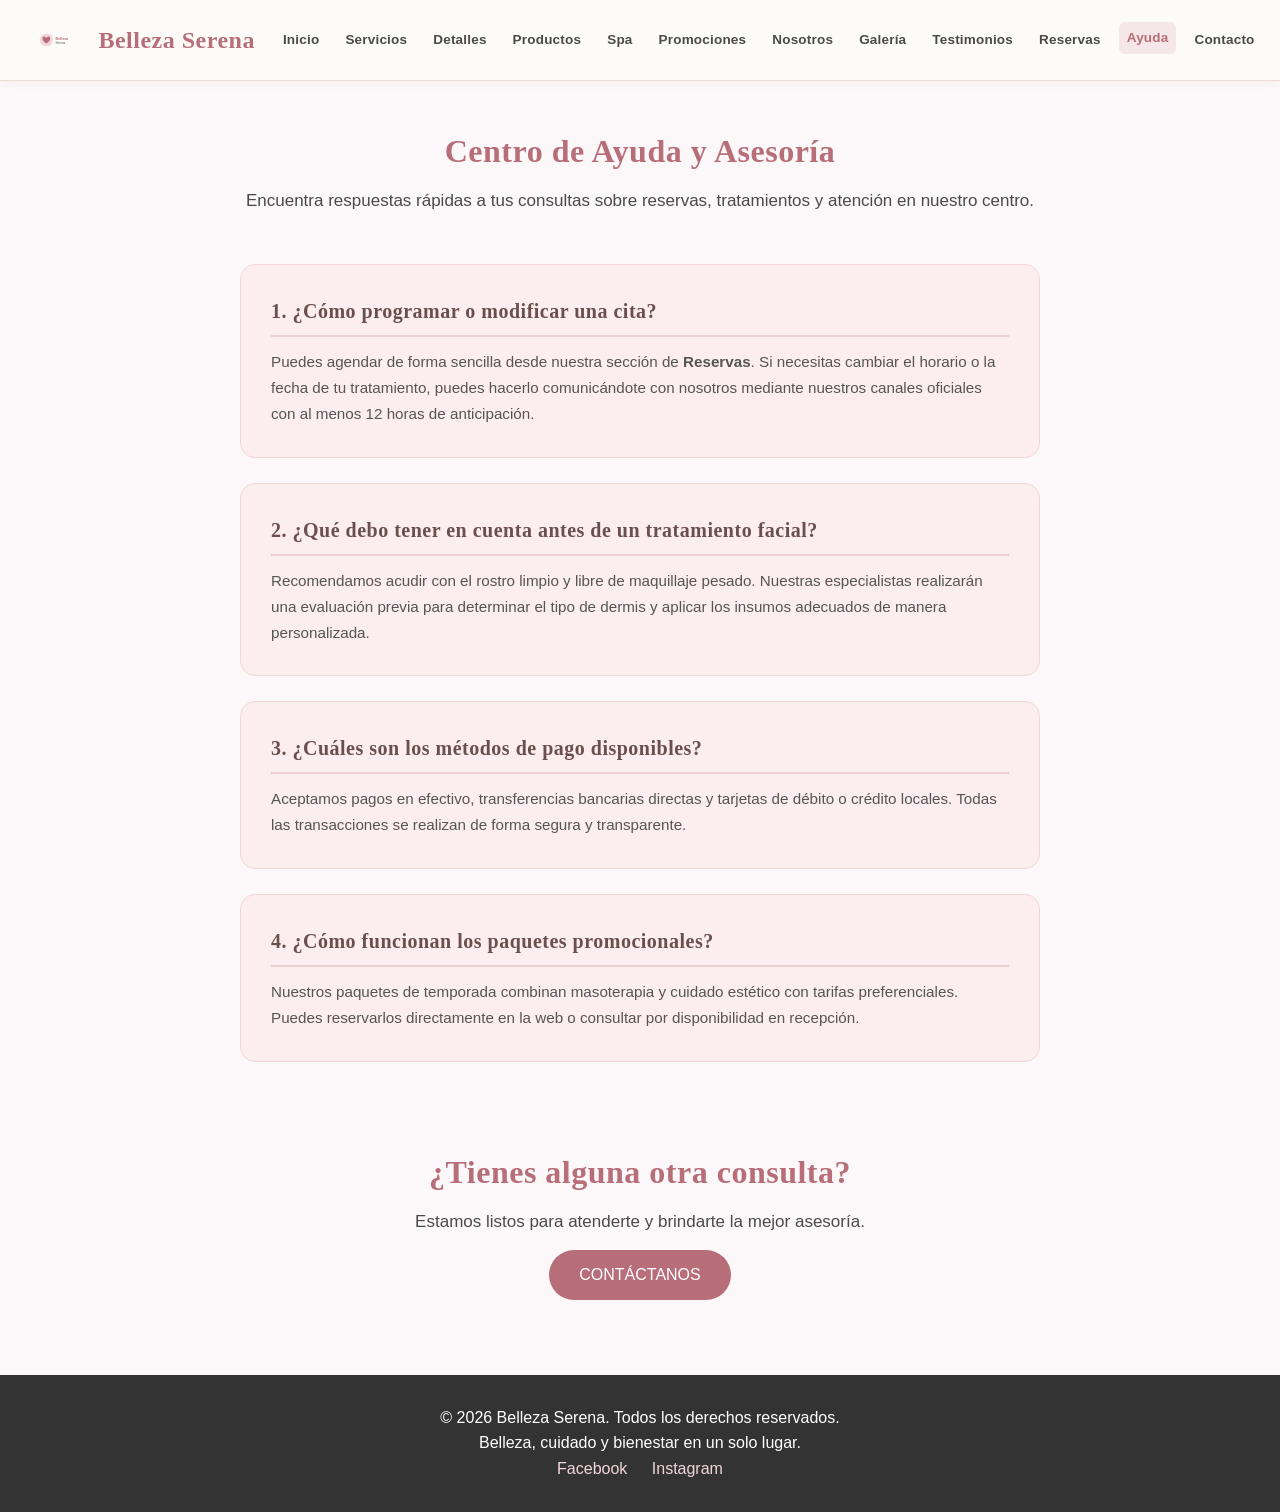
<file: public_html/ayuda.html>
<!DOCTYPE html>
<html lang="es">
    <head>
        <meta charset="UTF-8">
        <meta name="viewport" content="width=device-width, initial-scale=1.0">
        <meta name="description" content="Centro de ayuda y asesoría sobre citas, reservas y servicios en Belleza Serena">
        <title>Ayuda y Asesoría | Belleza Serena</title>

        <link rel="stylesheet" href="CSS/estilos.css">
    </head>

    <body>
        <header class="encabezado">
            <div class="logo">
                <img src="IMG/logo.svg" alt="Logo de Belleza Serena">
                <h1>Belleza Serena</h1>
            </div>
            <button type="button"
        class="boton-menu-hamburguesa"
        aria-label="Abrir o cerrar menú de navegación"
        aria-expanded="false"
        onclick="toggleMenuResponsive()">
        ☰ Menú
        </button>
            
            <nav class="menu">
    <a href="index.html">Inicio</a>
    <a href="servicios.html">Servicios</a>
    <a href="servicios-detalle.html">Detalles</a>
    <a href="productos.html">Productos</a>
    <a href="spa.html">Spa</a>
    <a href="promociones.html">Promociones</a>
    <a href="nosotros.html">Nosotros</a>
    <a href="galeria.html">Galería</a>
    <a href="testimonios.html">Testimonios</a>
    <a href="reservas.html">Reservas</a>
    <a href="ayuda.html" class="activo">Ayuda</a>
    <a href="contacto.html">Contacto</a>
    <a href="reclamos.html">Reclamos</a>
    <a href="politicas.html">Políticas</a>
            </nav>
        </header>

        <main>
            <section class="titulo-pagina">
                <h2>Centro de Ayuda y Asesoría</h2>
                <p>Encuentra respuestas rápidas a tus consultas sobre reservas, tratamientos y atención en nuestro centro.</p>
            </section>

            <!-- Bloque 1 -->
            <section class="caja-politica-color">
                <h2>1. ¿Cómo programar o modificar una cita?</h2>
                <p>Puedes agendar de forma sencilla desde nuestra sección de <strong>Reservas</strong>. Si necesitas cambiar el horario o la fecha de tu tratamiento, puedes hacerlo comunicándote con nosotros mediante nuestros canales oficiales con al menos 12 horas de anticipación.</p>
            </section>

            <!-- Bloque 2 -->
            <section class="caja-politica-color">
                <h2>2. ¿Qué debo tener en cuenta antes de un tratamiento facial?</h2>
                <p>Recomendamos acudir con el rostro limpio y libre de maquillaje pesado. Nuestras especialistas realizarán una evaluación previa para determinar el tipo de dermis y aplicar los insumos adecuados de manera personalizada.</p>
            </section>

            <!-- Bloque 3 -->
            <section class="caja-politica-color">
                <h2>3. ¿Cuáles son los métodos de pago disponibles?</h2>
                <p>Aceptamos pagos en efectivo, transferencias bancarias directas y tarjetas de débito o crédito locales. Todas las transacciones se realizan de forma segura y transparente.</p>
            </section>

            <!-- Bloque 4 -->
            <section class="caja-politica-color">
                <h2>4. ¿Cómo funcionan los paquetes promocionales?</h2>
                <p>Nuestros paquetes de temporada combinan masoterapia y cuidado estético con tarifas preferenciales. Puedes reservarlos directamente en la web o consultar por disponibilidad en recepción.</p>
            </section>

            <section class="titulo-pagina" style="margin-top: 40px; margin-bottom: 20px;">
                <h2>¿Tienes alguna otra consulta?</h2>
                <p>Estamos listos para atenderte y brindarte la mejor asesoría.</p>
                <a href="contacto.html" class="boton-formulario" style="display: inline-block; text-decoration: none; margin-top: 15px; padding: 12px 30px; border-radius: 25px;">CONTÁCTANOS</a>
            </section>
        </main>

        <footer class="pie">
            <p>&copy; 2026 Belleza Serena. Todos los derechos reservados.</p>
            <p>Belleza, cuidado y bienestar en un solo lugar.</p>
            <div class="redes">
                <a href="https://www.facebook.com/" target="_blank">Facebook</a>
                <a href="https://www.instagram.com/" target="_blank">Instagram</a>
            </div>
        </footer>

        <script src="JS/funciones.js"></script>
    </body>
</html>
</file>
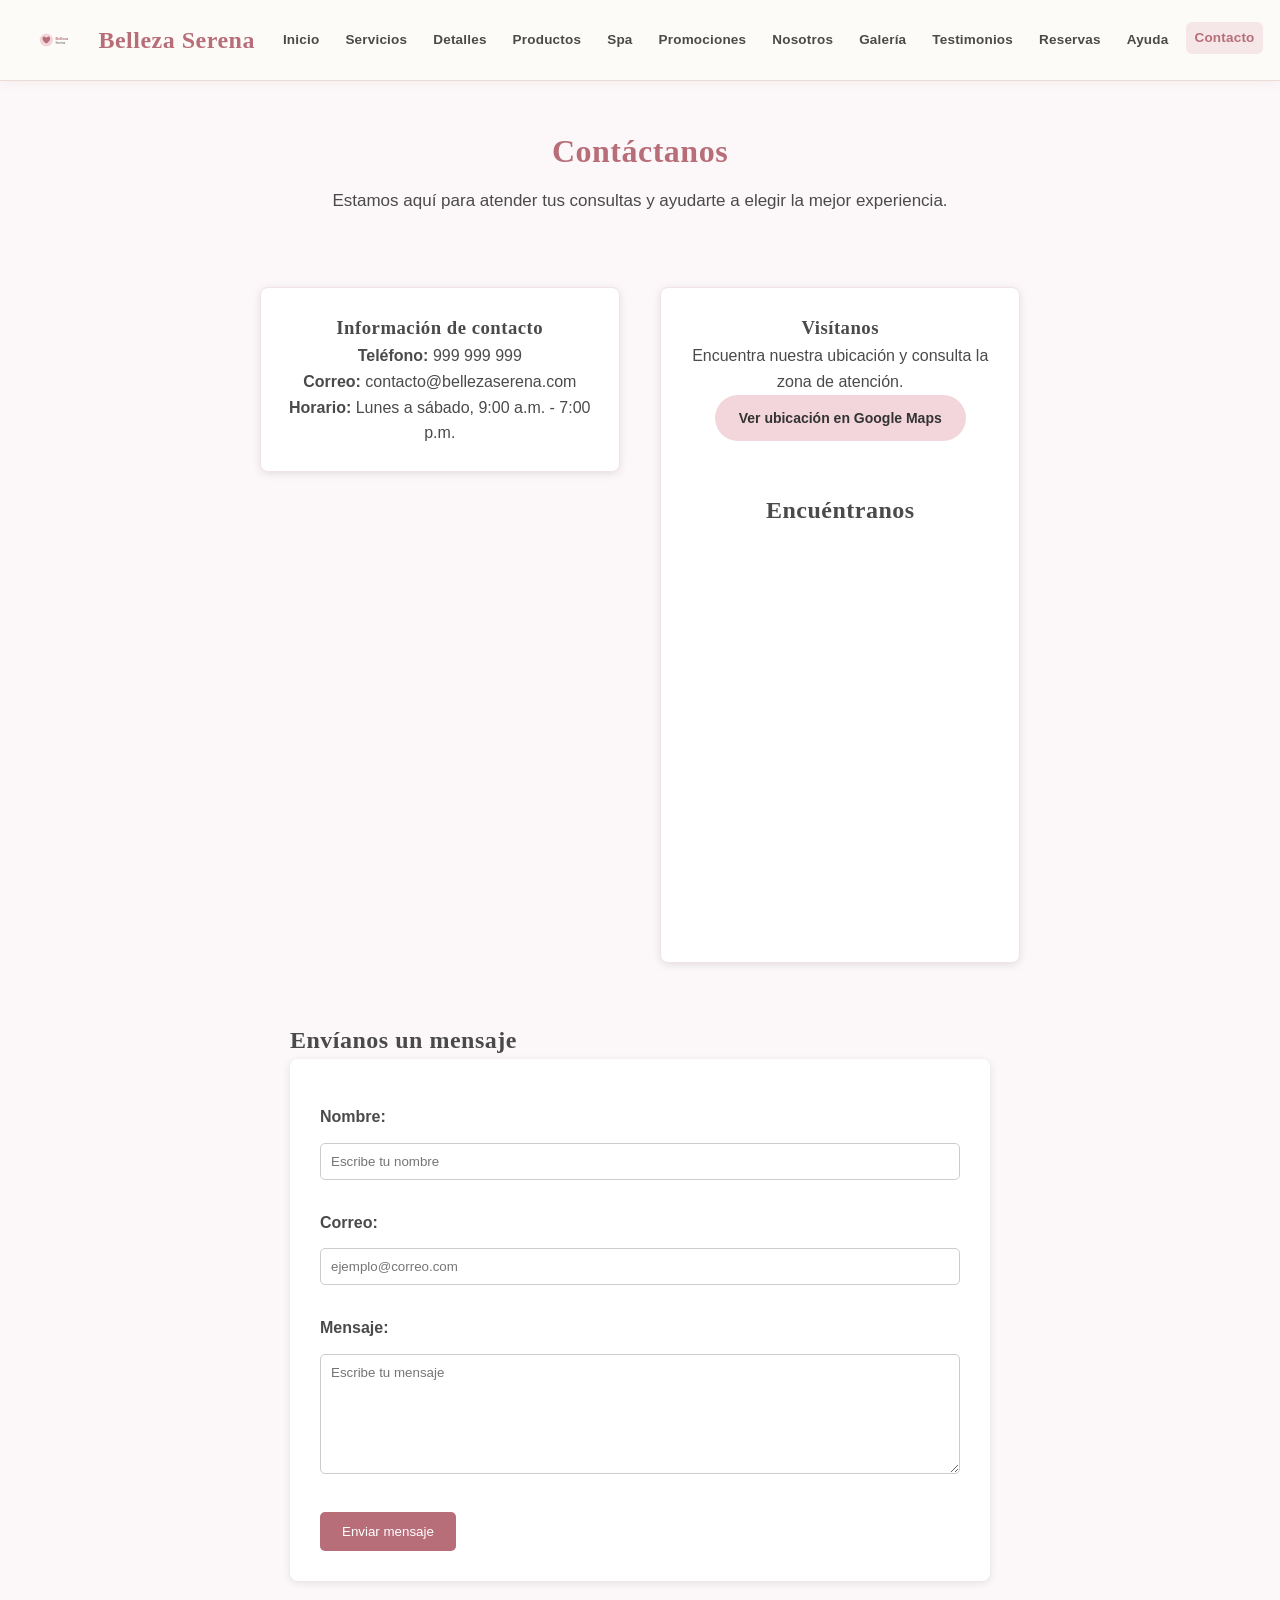
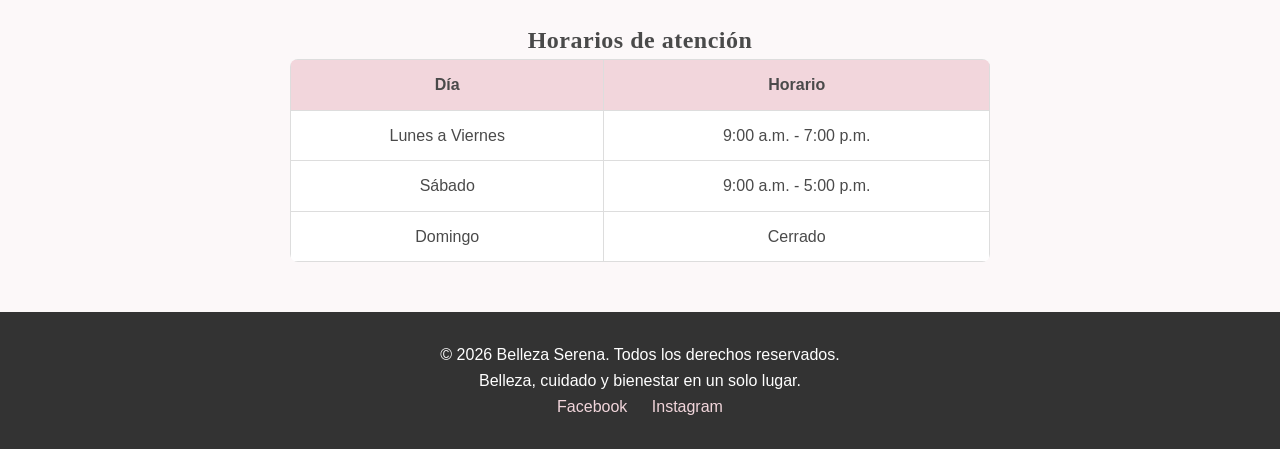
<file: public_html/contacto.html>
<!DOCTYPE html>
<html lang="es">

<head>

    <meta charset="UTF-8">

    <meta name="viewport"
          content="width=device-width, initial-scale=1.0">

    <meta name="description"
          content="Contacto de Belleza Serena">

    <meta name="keywords"
          content="contacto, belleza, spa, bienestar">

    <meta name="author"
          content="Equipo Belleza Serena">

    <title>Contacto | Belleza Serena</title>

    <link rel="stylesheet"
          href="CSS/estilos.css">

</head>


<body>


<header class="encabezado">

    <div class="logo">

        <img src="IMG/logo.svg"
             alt="Logo de Belleza Serena">

        <h1>Belleza Serena</h1>

    </div>
    <button type="button"
        class="boton-menu-hamburguesa"
        aria-label="Abrir o cerrar menú de navegación"
        aria-expanded="false"
        onclick="toggleMenuResponsive()">
        ☰ Menú
        </button>


    <nav class="menu">

    <a href="index.html">Inicio</a>
    <a href="servicios.html">Servicios</a>
    <a href="servicios-detalle.html">Detalles</a>
    <a href="productos.html">Productos</a>
    <a href="spa.html">Spa</a>
    <a href="promociones.html">Promociones</a>
    <a href="nosotros.html">Nosotros</a>
    <a href="galeria.html">Galería</a>
    <a href="testimonios.html">Testimonios</a>
    <a href="reservas.html">Reservas</a>
    <a href="ayuda.html">Ayuda</a>
    <a href="contacto.html" class="activo">Contacto</a>
    <a href="reclamos.html">Reclamos</a>
    <a href="politicas.html">Políticas</a  

    </nav>

</header>


<main>


<section class="titulo-pagina">

    <h2>Contáctanos</h2>

    <p>
        Estamos aquí para atender tus consultas
        y ayudarte a elegir la mejor experiencia.
    </p>

</section>


<section class="datos-contacto">


    <article class="contacto-info">

        <h3>Información de contacto</h3>

        <p>
            <strong>Teléfono:</strong>
            999 999 999
        </p>

        <p>
            <strong>Correo:</strong>
            contacto@bellezaserenа.com
        </p>

        <p>
            <strong>Horario:</strong>
            Lunes a sábado, 9:00 a.m. - 7:00 p.m.
        </p>

    </article>


    <article class="contacto-info">

        <h3>Visítanos</h3>

        <p>
            Encuentra nuestra ubicación
            y consulta la zona de atención.
        </p>

        <a href="https://www.google.com/maps"
              target="_blank"
              class="boton-secundario">
               Ver ubicación en Google Maps
        </a>
        
        <section class="mapa">
    <h2>Encuéntranos</h2>

    <iframe
        src="https://www.google.com/maps?q=Arequipa,Peru&output=embed"
        width="600"
        height="350"
        style="border:0;"
        allowfullscreen=""
        loading="lazy">
    </iframe>
   </section>

    </article>


</section>


<section class="formulario-contacto">

    <h2>Envíanos un mensaje</h2>


    <form onsubmit="validarFormularioContacto(event)">

    <label for="nombre-contacto">
        Nombre:
    </label>
    <input
        type="text"
        id="nombre-contacto"
        name="nombre-contacto"
        placeholder="Escribe tu nombre"
        required>

    <label for="correo-contacto">
        Correo:
    </label>
    <input
        type="email"
        id="correo-contacto"
        name="correo-contacto"
        placeholder="ejemplo@correo.com"
        required>

    <label for="mensaje">
        Mensaje:
    </label>
    <textarea
        id="mensaje"
        name="mensaje"
        placeholder="Escribe tu mensaje"
        required></textarea>

    <button type="submit" class="boton-formulario">
        Enviar mensaje
    </button>

    <div id="mensaje-error-contacto" class="alerta-error" style="display: none;"></div>
    <div id="mensaje-exito-contacto" class="tarjeta-comprobante-cotizacion" style="display: none; margin-top: 20px;"></div>

    </form>

</section>
    
    <section class="horarios">
    <h2>Horarios de atención</h2>

    <table>
        <tr>
            <th>Día</th>
            <th>Horario</th>
        </tr>
        <tr>
            <td>Lunes a Viernes</td>
            <td>9:00 a.m. - 7:00 p.m.</td>
        </tr>
        <tr>
            <td>Sábado</td>
            <td>9:00 a.m. - 5:00 p.m.</td>
        </tr>
        <tr>
            <td>Domingo</td>
            <td>Cerrado</td>
        </tr>
    </table>
</section>


</main>


<footer class="pie">

    <p>
        &copy; 2026 Belleza Serena.
        Todos los derechos reservados.
    </p>

    <p>
        Belleza, cuidado y bienestar en un solo lugar.
    </p>


    <div class="redes">
    <a href="https://www.facebook.com/" target="_blank">Facebook</a>
    
    <a href="https://www.instagram.com/" target="_blank">Instagram</a>
    </div>

</footer>
  
     <script src="JS/funciones.js"></script>

</body>

</html>
</file>
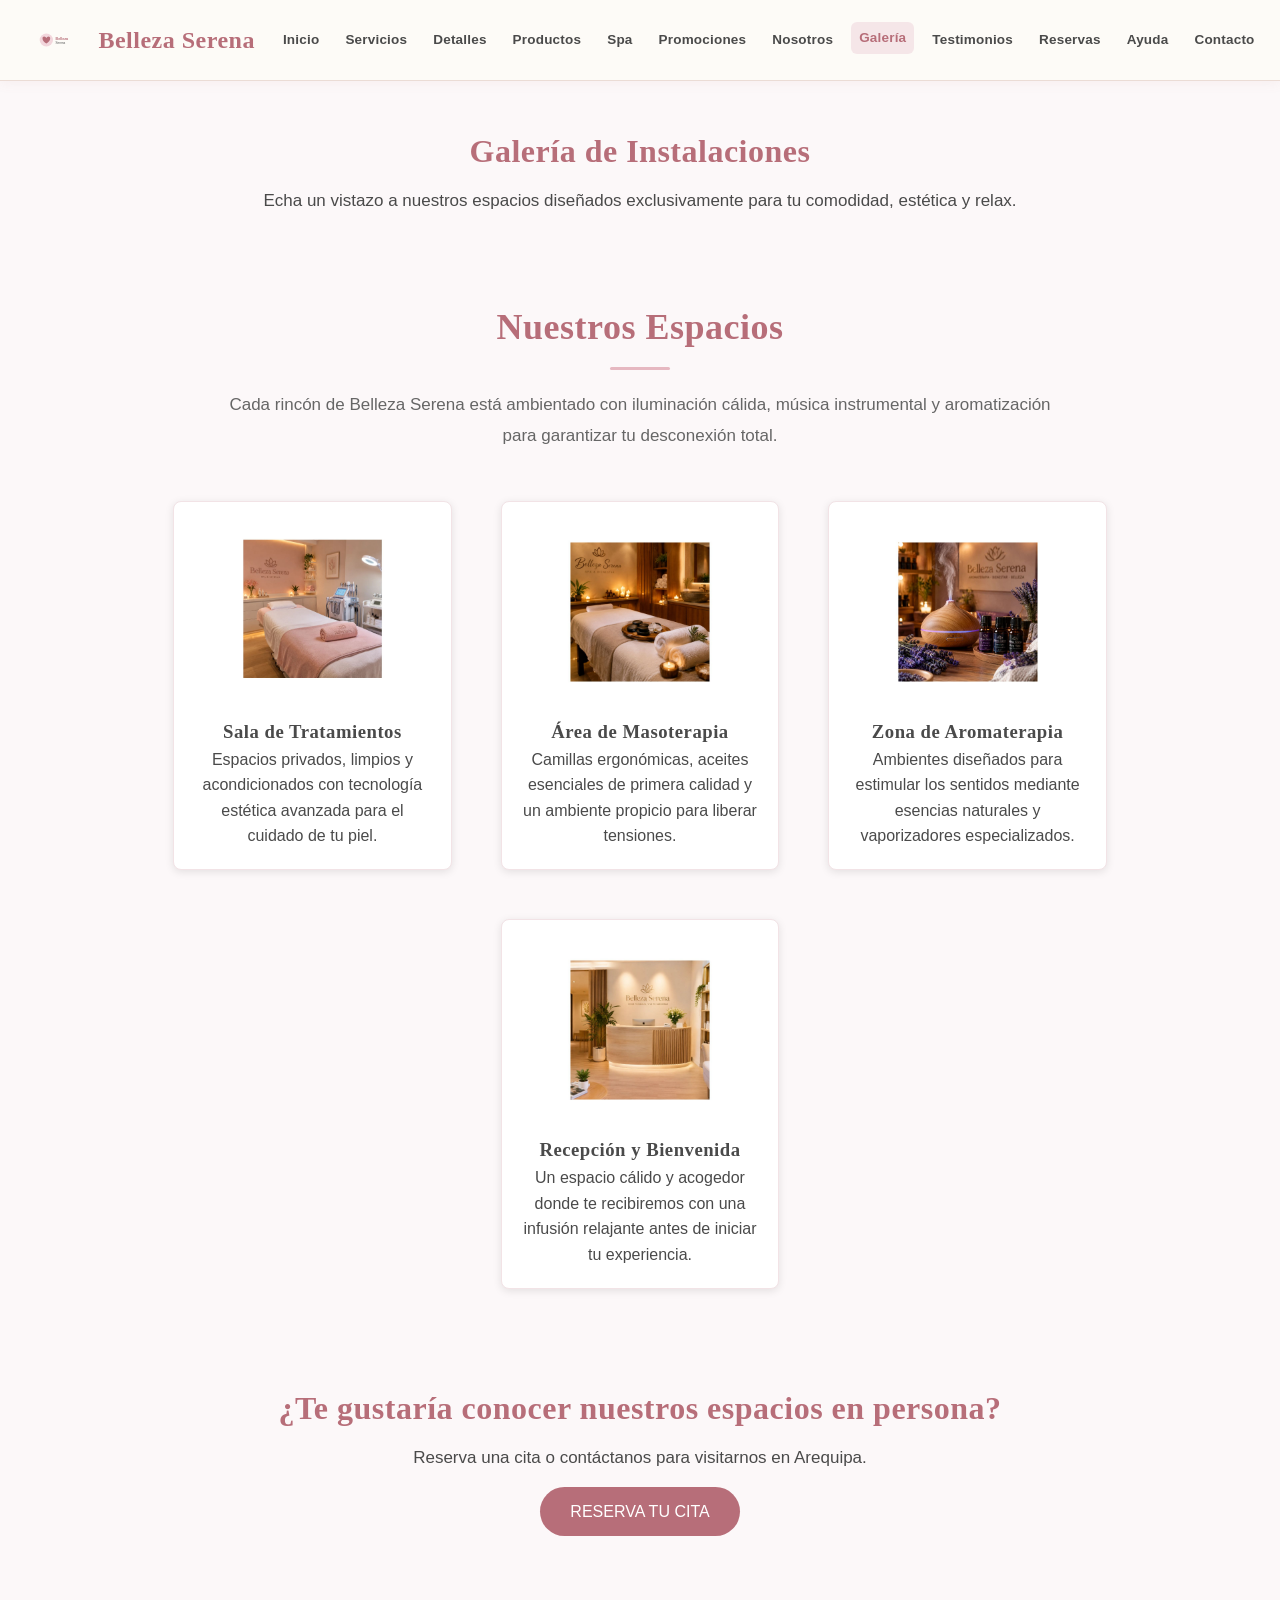
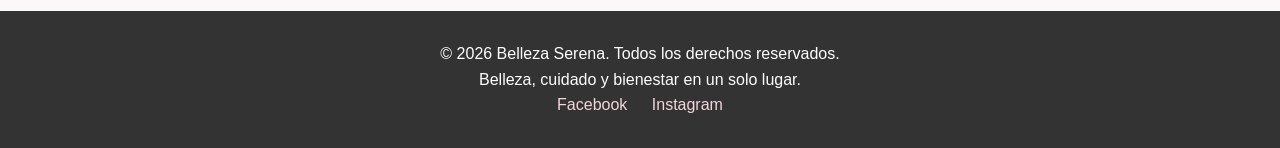
<file: public_html/galeria.html>
<!DOCTYPE html>
<html lang="es">
    <head>
        <meta charset="UTF-8">
        <meta name="viewport" content="width=device-width, initial-scale=1.0">
        <meta name="description" content="Galería de imágenes de las instalaciones y servicios de Belleza Serena">
        <title>Galería | Belleza Serena</title>

        <link rel="stylesheet" href="CSS/estilos.css">
        
        <!-- Estilo local para el zoom suave y fluido de las imágenes al pasar el mouse -->
        <style>
            .producto img.icono-producto {
                transition: transform 0.4s ease-in-out;
            }
            .producto img.icono-producto:hover {
                transform: scale(1.05);
            }
        </style>
    </head>

    <body>
        <header class="encabezado">
            <div class="logo">
                <img src="IMG/logo.svg" alt="Logo de Belleza Serena">
                <h1>Belleza Serena</h1>
            </div>
            
            <button type="button"
        class="boton-menu-hamburguesa"
        aria-label="Abrir o cerrar menú de navegación"
        aria-expanded="false"
        onclick="toggleMenuResponsive()">
        ☰ Menú
        </button>
            
            <nav class="menu">
    <a href="index.html">Inicio</a>
    <a href="servicios.html">Servicios</a>
    <a href="servicios-detalle.html">Detalles</a>
    <a href="productos.html">Productos</a>
    <a href="spa.html">Spa</a>
    <a href="promociones.html">Promociones</a>
    <a href="nosotros.html">Nosotros</a>
    <a href="galeria.html" class="activo">Galería</a>
    <a href="testimonios.html">Testimonios</a>
    <a href="reservas.html">Reservas</a>
    <a href="ayuda.html">Ayuda</a>
    <a href="contacto.html">Contacto</a>
    <a href="reclamos.html">Reclamos</a>
    <a href="politicas.html">Políticas</a>
            </nav>
        </header>

        <main>
            <section class="titulo-pagina">
                <h2>Galería de Instalaciones</h2>
                <p>Echa un vistazo a nuestros espacios diseñados exclusivamente para tu comodidad, estética y relax.</p>
            </section>

            <section class="presentacion">
                <h2>Nuestros Espacios</h2>
                <p>Cada rincón de Belleza Serena está ambientado con iluminación cálida, música instrumental y aromatización para garantizar tu desconexión total.</p>
            </section>

            <section class="lista-productos">
                <article class="producto">
                    <img src="IMG/galeria-tratamientos.jpg" alt="Sala de tratamientos faciales" class="icono-producto">
                    <h3>Sala de Tratamientos</h3>
                    <p>Espacios privados, limpios y acondicionados con tecnología estética avanzada para el cuidado de tu piel.</p>
                </article>

                <article class="producto">
                    <img src="IMG/galeria-masajes.jpg" alt="Área de masajes" class="icono-producto">
                    <h3>Área de Masoterapia</h3>
                    <p>Camillas ergonómicas, aceites esenciales de primera calidad y un ambiente propicio para liberar tensiones.</p>
                </article>

                <article class="producto">
                    <img src="IMG/galeria-aromaterapia.jpg" alt="Zona de Aromaterapia y Relax" class="icono-producto">
                    <h3>Zona de Aromaterapia</h3>
                    <p>Ambientes diseñados para estimular los sentidos mediante esencias naturales y vaporizadores especializados.</p>
                </article>

                <article class="producto">
                    <img src="IMG/galeria-recepcion.jpg" alt="Área de Recepción y Espera" class="icono-producto">
                    <h3>Recepción y Bienvenida</h3>
                    <p>Un espacio cálido y acogedor donde te recibiremos con una infusión relajante antes de iniciar tu experiencia.</p>
                </article>
            </section>

            <section class="titulo-pagina" style="margin-top: 40px;">
                <h2>¿Te gustaría conocer nuestros espacios en persona?</h2>
                <p>Reserva una cita o contáctanos para visitarnos en Arequipa.</p>
                <a href="reservas.html" class="boton-formulario" style="display: inline-block; text-decoration: none; margin-top: 15px; padding: 12px 30px; border-radius: 25px;">RESERVA TU CITA</a>
            </section>
        </main>

        <footer class="pie">
            <p>&copy; 2026 Belleza Serena. Todos los derechos reservados.</p>
            <p>Belleza, cuidado y bienestar en un solo lugar.</p>
            <div class="redes">
                <a href="https://www.facebook.com/" target="_blank">Facebook</a>
                <a href="https://www.instagram.com/" target="_blank">Instagram</a>
            </div>
        </footer>

        <script src="JS/funciones.js"></script>
    </body>
</html>
</file>
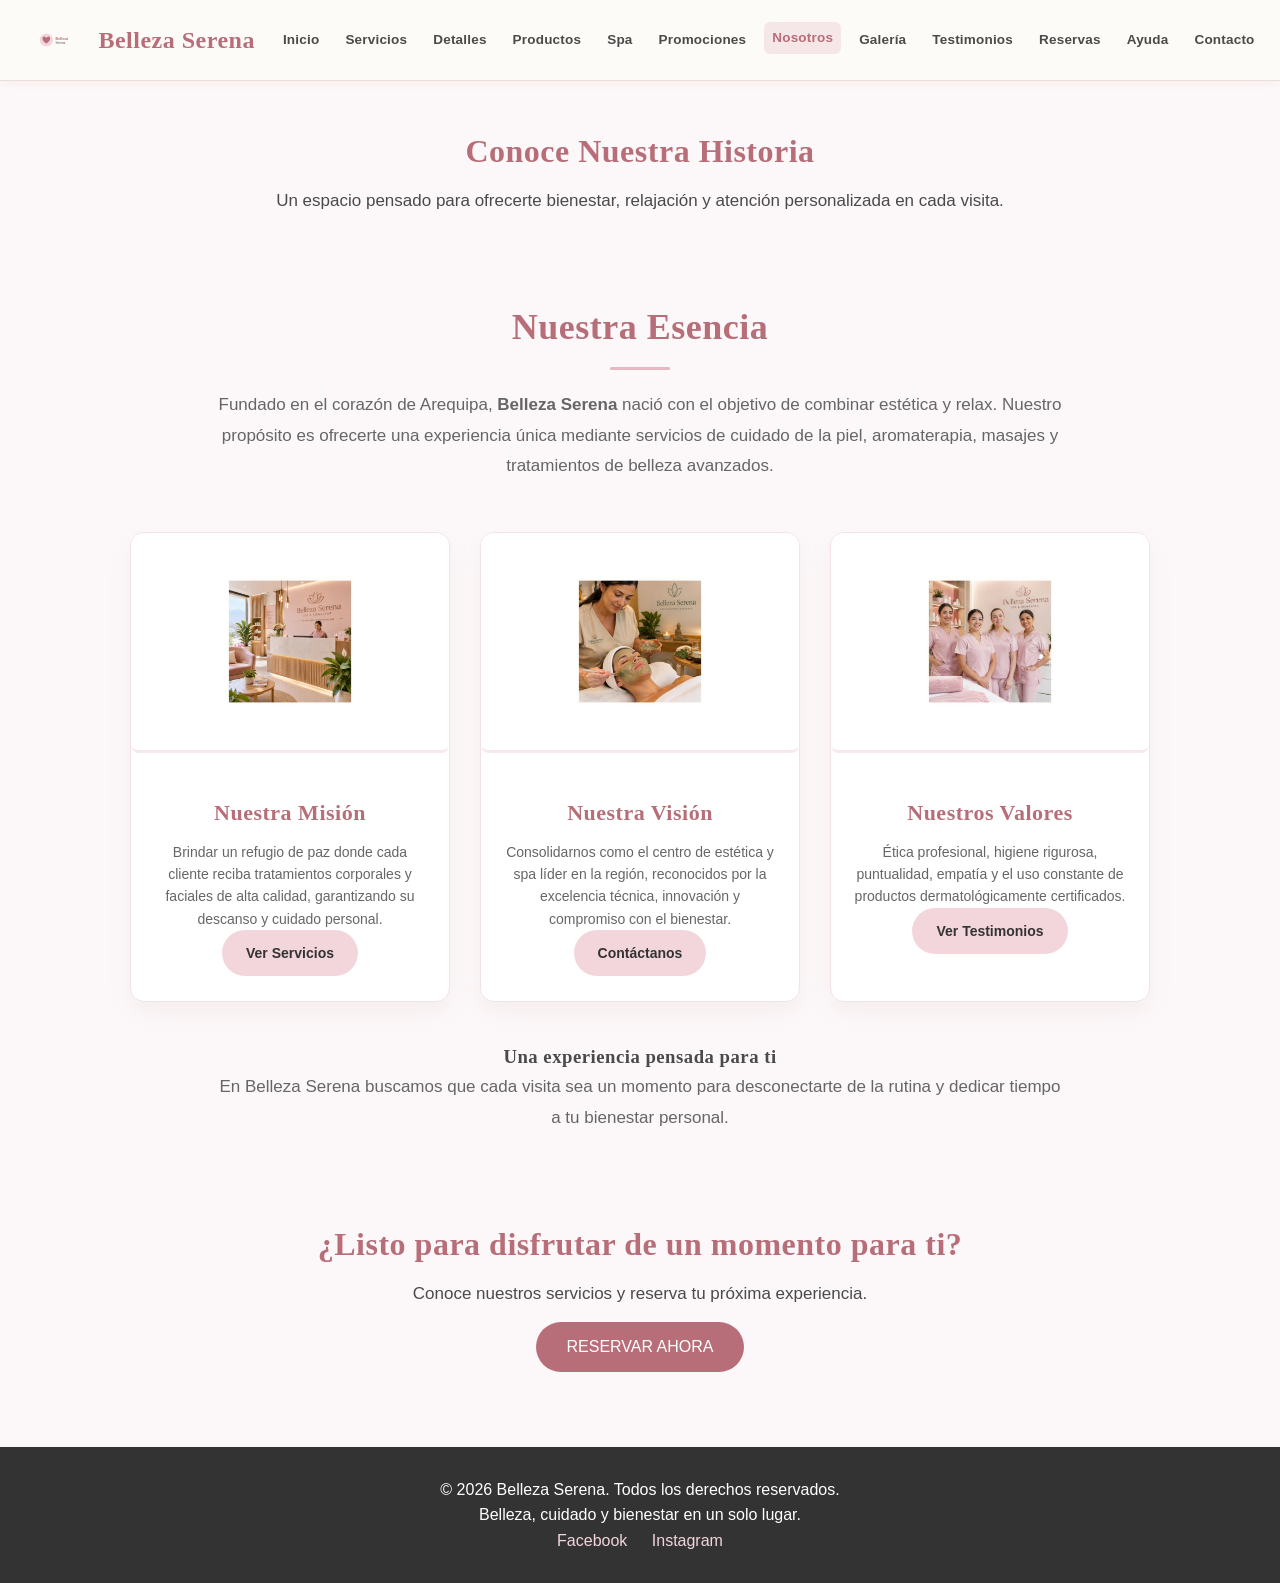
<file: public_html/nosotros.html>
<!DOCTYPE html>
<html lang="es">
    <head>
        <meta charset="UTF-8">
        <meta name="viewport" content="width=device-width, initial-scale=1.0">
        <meta name="description" content="Conoce nuestra historia, misión, visión y equipo profesional en Belleza Serena">
        <title>Nosotros | Belleza Serena</title>

        <link rel="stylesheet" href="CSS/estilos.css">
        
        <!-- Estilo local para el zoom suave de las imágenes en las tarjetas (igual que en tus otras páginas) -->
        <style>
            .tarjeta img.icono-producto {
                transition: transform 0.4s ease-in-out;
            }
            .tarjeta img.icono-producto:hover {
                transform: scale(1.05);
            }
        </style>
    </head>

    <body>
        <header class="encabezado">
            <div class="logo">
                <img src="IMG/logo.svg" alt="Logo de Belleza Serena">
                <h1>Belleza Serena</h1>
            </div>
            
            <button type="button"
        class="boton-menu-hamburguesa"
        aria-label="Abrir o cerrar menú de navegación"
        aria-expanded="false"
        onclick="toggleMenuResponsive()">
        ☰ Menú
        </button>
            
            <nav class="menu">
    <a href="index.html">Inicio</a>
    <a href="servicios.html">Servicios</a>
    <a href="servicios-detalle.html">Detalles</a>
    <a href="productos.html">Productos</a>
    <a href="spa.html">Spa</a>
    <a href="promociones.html">Promociones</a>
    <a href="nosotros.html" class="activo">Nosotros</a>
    <a href="galeria.html">Galería</a>
    <a href="testimonios.html">Testimonios</a>
    <a href="reservas.html">Reservas</a>
    <a href="ayuda.html">Ayuda</a>
    <a href="contacto.html">Contacto</a>
    <a href="reclamos.html">Reclamos</a>
    <a href="politicas.html">Políticas</a>
            </nav>
        </header>

        <main>
            <section class="titulo-pagina">
                <h2>Conoce Nuestra Historia</h2>
                <p>Un espacio pensado para ofrecerte bienestar, relajación y atención personalizada en cada visita.</p>
            </section>

            <section class="presentacion">
                <h2>Nuestra Esencia</h2>
                <p>
                    Fundado en el corazón de Arequipa, <strong>Belleza Serena</strong> nació con el objetivo de combinar estética y relax. 
                    Nuestro propósito es ofrecerte una experiencia única mediante servicios de cuidado de la piel, aromaterapia, masajes y tratamientos de belleza avanzados.
                </p>
            </section>

            <section class="contenedor-servicios">
                <article class="tarjeta">
                    <img src="IMG/nosotros-mision.jpg" alt="Misión institucional" class="icono-producto">
                    <h3>Nuestra Misión</h3>
                    <p>Brindar un refugio de paz donde cada cliente reciba tratamientos corporales y faciales de alta calidad, garantizando su descanso y cuidado personal.</p>
                    <a href="servicios.html" class="boton-secundario">Ver Servicios</a>
                </article>

                <article class="tarjeta">
                    <img src="IMG/nosotros-vision.jpg" alt="Visión del centro de estética" class="icono-producto">
                    <h3>Nuestra Visión</h3>
                    <p>Consolidarnos como el centro de estética y spa líder en la región, reconocidos por la excelencia técnica, innovación y compromiso con el bienestar.</p>
                    <a href="contacto.html" class="boton-secundario">Contáctanos</a>
                </article>

                <article class="tarjeta">
                    <img src="IMG/nosotros-valores.jpg" alt="Valores de la empresa" class="icono-producto">
                    <h3>Nuestros Valores</h3>
                    <p>Ética profesional, higiene rigurosa, puntualidad, empatía y el uso constante de productos dermatológicamente certificados.</p>
                    <a href="testimonios.html" class="boton-secundario">Ver Testimonios</a>
                </article>
            </section>

            <section class="presentacion" style="margin-top: 30px;">
                <h3>Una experiencia pensada para ti</h3>
                <p>En Belleza Serena buscamos que cada visita sea un momento para desconectarte de la rutina y dedicar tiempo a tu bienestar personal.</p>
            </section>

            <section class="titulo-pagina" style="margin-top: 40px;">
                <h2>¿Listo para disfrutar de un momento para ti?</h2>
                <p>Conoce nuestros servicios y reserva tu próxima experiencia.</p>
                <a href="reservas.html" class="boton-formulario" style="display: inline-block; text-decoration: none; margin-top: 15px; padding: 12px 30px; border-radius: 25px;">RESERVAR AHORA</a>
            </section>
        </main>

        <footer class="pie">
            <p>&copy; 2026 Belleza Serena. Todos los derechos reservados.</p>
            <p>Belleza, cuidado y bienestar en un solo lugar.</p>
            <div class="redes">
                <a href="https://www.facebook.com/" target="_blank">Facebook</a>
                <a href="https://www.instagram.com/" target="_blank">Instagram</a>
            </div>
        </footer>

        <script src="JS/funciones.js"></script>
    </body>
</html>
</file>
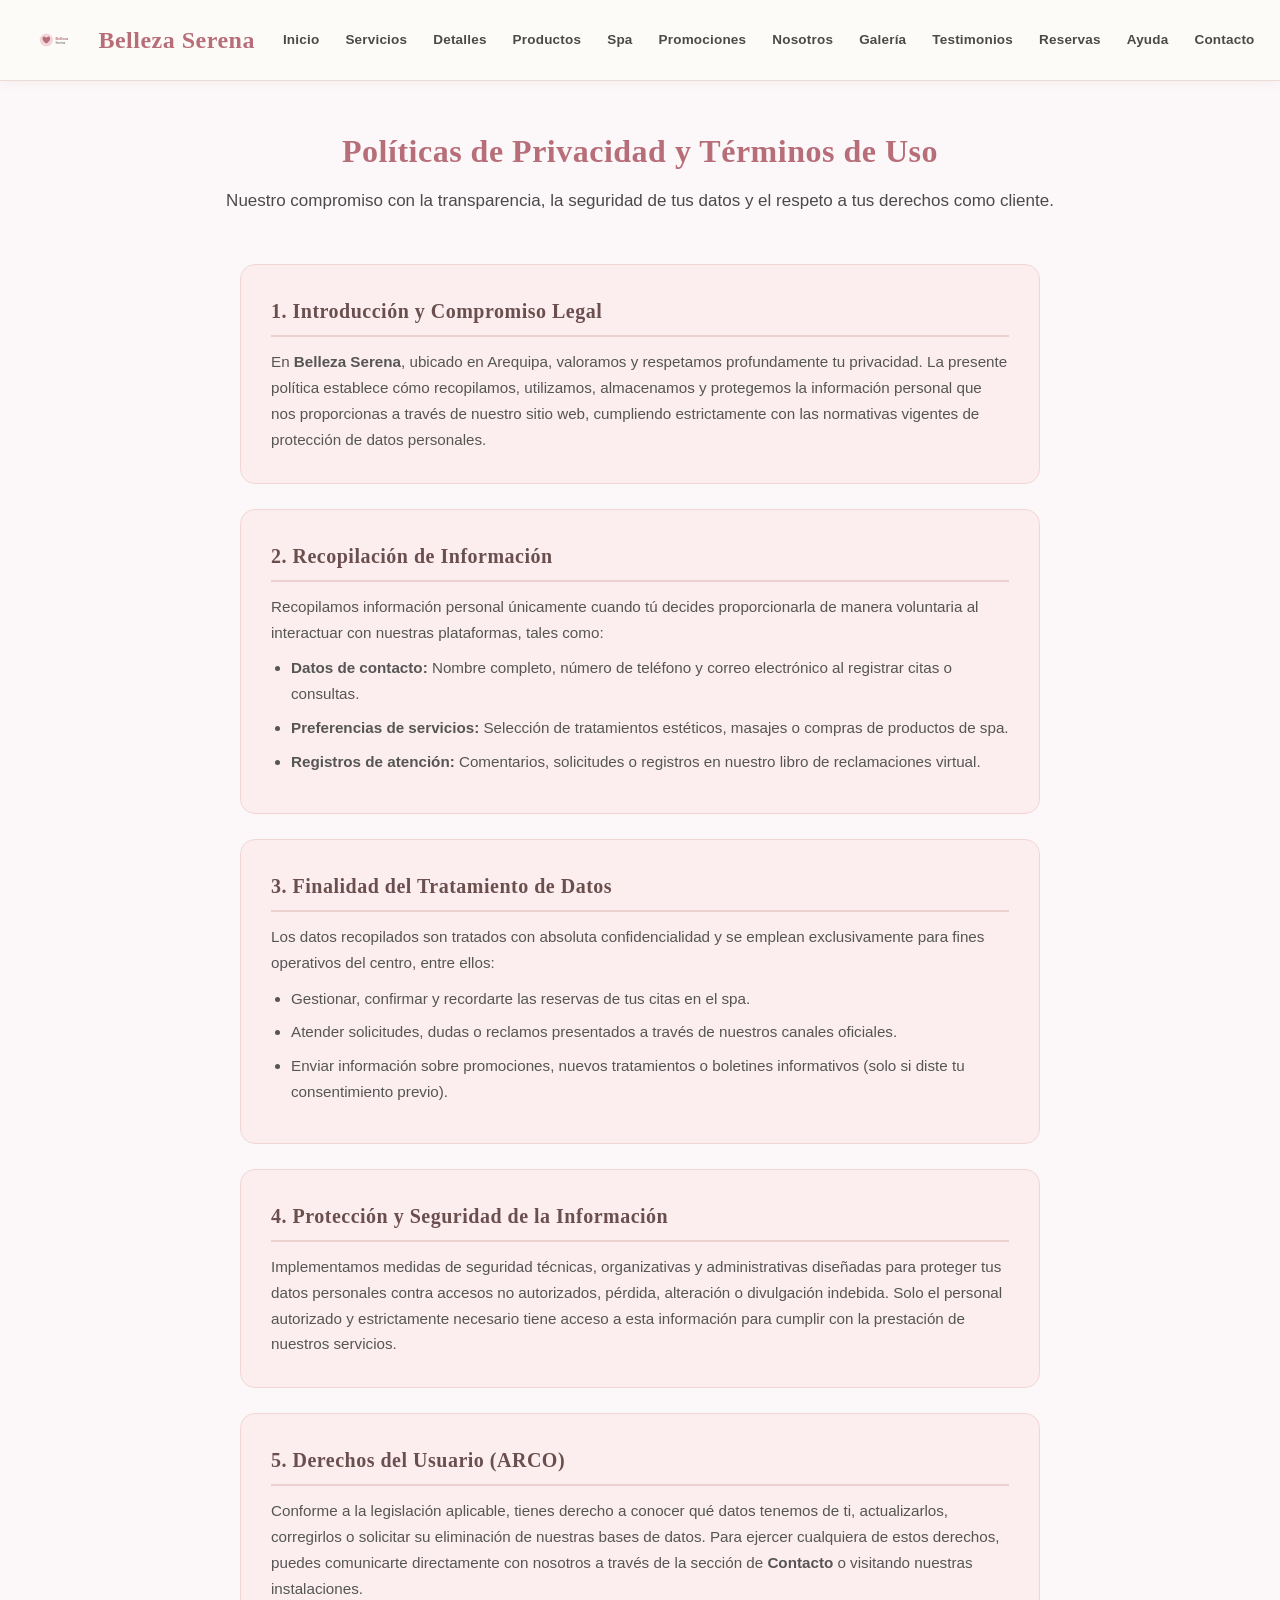
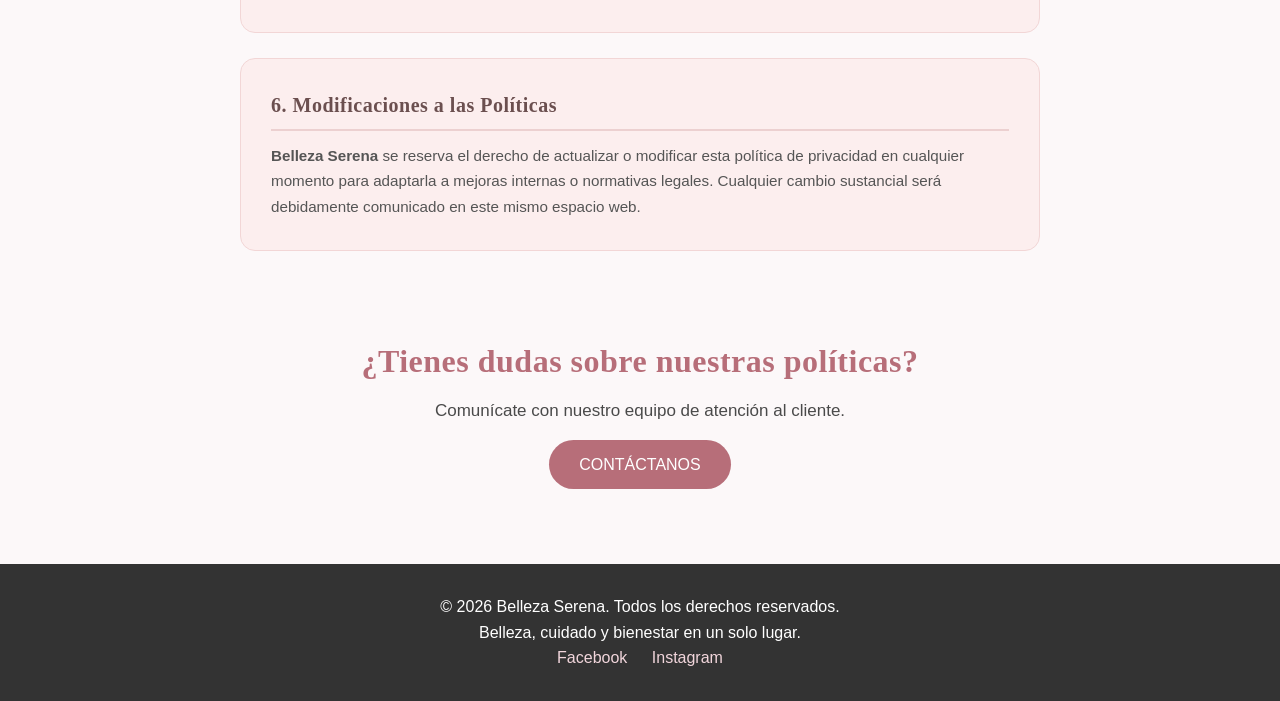
<file: public_html/politicas.html>
<!DOCTYPE html>
<html lang="es">
    <head>
        <meta charset="UTF-8">
        <meta name="viewport" content="width=device-width, initial-scale=1.0">
        <meta name="description" content="Políticas de Privacidad, Términos y Condiciones de Belleza Serena">
        <title>Políticas y Privacidad | Belleza Serena</title>

        <link rel="stylesheet" href="CSS/estilos.css">
    </head>

    <body>
        <header class="encabezado">
            <div class="logo">
                <img src="IMG/logo.svg" alt="Logo de Belleza Serena">
                <h1>Belleza Serena</h1>
            </div>
            
            <button type="button"
        class="boton-menu-hamburguesa"
        aria-label="Abrir o cerrar menú de navegación"
        aria-expanded="false"
        onclick="toggleMenuResponsive()">
        ☰ Menú
        </button>
            
            <nav class="menu">
    <a href="index.html">Inicio</a>
    <a href="servicios.html">Servicios</a>
    <a href="servicios-detalle.html">Detalles</a>
    <a href="productos.html">Productos</a>
    <a href="spa.html">Spa</a>
    <a href="promociones.html">Promociones</a>
    <a href="nosotros.html">Nosotros</a>
    <a href="galeria.html">Galería</a>
    <a href="testimonios.html">Testimonios</a>
    <a href="reservas.html">Reservas</a>
    <a href="ayuda.html">Ayuda</a>
    <a href="contacto.html">Contacto</a>
    <a href="reclamos.html">Reclamos</a>
    <a href="politicas.html" class="activo">Políticas</a>
            </nav>
        </header>

        <main>
            <section class="titulo-pagina">
                <h2>Políticas de Privacidad y Términos de Uso</h2>
                <p>Nuestro compromiso con la transparencia, la seguridad de tus datos y el respeto a tus derechos como cliente.</p>
            </section>

            <!-- Bloque 1 -->
            <section class="caja-politica-color">
                <h2>1. Introducción y Compromiso Legal</h2>
                <p>
                    En <strong>Belleza Serena</strong>, ubicado en Arequipa, valoramos y respetamos profundamente tu privacidad. 
                    La presente política establece cómo recopilamos, utilizamos, almacenamos y protegemos la información personal 
                    que nos proporcionas a través de nuestro sitio web, cumpliendo estrictamente con las normativas vigentes 
                    de protección de datos personales.
                </p>
            </section>

            <!-- Bloque 2 -->
            <section class="caja-politica-color">
                <h2>2. Recopilación de Información</h2>
                <p>Recopilamos información personal únicamente cuando tú decides proporcionarla de manera voluntaria al interactuar con nuestras plataformas, tales como:</p>
                <ul>
                    <li><strong>Datos de contacto:</strong> Nombre completo, número de teléfono y correo electrónico al registrar citas o consultas.</li>
                    <li><strong>Preferencias de servicios:</strong> Selección de tratamientos estéticos, masajes o compras de productos de spa.</li>
                    <li><strong>Registros de atención:</strong> Comentarios, solicitudes o registros en nuestro libro de reclamaciones virtual.</li>
                </ul>
            </section>

            <!-- Bloque 3 -->
            <section class="caja-politica-color">
                <h2>3. Finalidad del Tratamiento de Datos</h2>
                <p>Los datos recopilados son tratados con absoluta confidencialidad y se emplean exclusivamente para fines operativos del centro, entre ellos:</p>
                <ul>
                    <li>Gestionar, confirmar y recordarte las reservas de tus citas en el spa.</li>
                    <li>Atender solicitudes, dudas o reclamos presentados a través de nuestros canales oficiales.</li>
                    <li>Enviar información sobre promociones, nuevos tratamientos o boletines informativos (solo si diste tu consentimiento previo).</li>
                </ul>
            </section>

            <!-- Bloque 4 -->
            <section class="caja-politica-color">
                <h2>4. Protección y Seguridad de la Información</h2>
                <p>
                    Implementamos medidas de seguridad técnicas, organizativas y administrativas diseñadas para proteger tus datos personales 
                    contra accesos no autorizados, pérdida, alteración o divulgación indebida. Solo el personal autorizado y estrictamente 
                    necesario tiene acceso a esta información para cumplir con la prestación de nuestros servicios.
                </p>
            </section>

            <!-- Bloque 5 -->
            <section class="caja-politica-color">
                <h2>5. Derechos del Usuario (ARCO)</h2>
                <p>
                    Conforme a la legislación aplicable, tienes derecho a conocer qué datos tenemos de ti, actualizarlos, corregirlos 
                    o solicitar su eliminación de nuestras bases de datos. Para ejercer cualquiera de estos derechos, puedes comunicarte 
                    directamente con nosotros a través de la sección de <strong>Contacto</strong> o visitando nuestras instalaciones.
                </p>
            </section>

            <!-- Bloque 6 -->
            <section class="caja-politica-color">
                <h2>6. Modificaciones a las Políticas</h2>
                <p>
                    <strong>Belleza Serena</strong> se reserva el derecho de actualizar o modificar esta política de privacidad en cualquier 
                    momento para adaptarla a mejoras internas o normativas legales. Cualquier cambio sustancial será debidamente comunicado 
                    en este mismo espacio web.
                </p>
            </section>

            <section class="titulo-pagina" style="margin-top: 40px; margin-bottom: 20px;">
                <h2>¿Tienes dudas sobre nuestras políticas?</h2>
                <p>Comunícate con nuestro equipo de atención al cliente.</p>
                <a href="contacto.html" class="boton-formulario" style="display: inline-block; text-decoration: none; margin-top: 15px; padding: 12px 30px; border-radius: 25px;">CONTÁCTANOS</a>
            </section>
        </main>

        <footer class="pie">
            <p>&copy; 2026 Belleza Serena. Todos los derechos reservados.</p>
            <p>Belleza, cuidado y bienestar en un solo lugar.</p>
            <div class="redes">
                <a href="https://www.facebook.com/" target="_blank">Facebook</a>
                <a href="https://www.instagram.com/" target="_blank">Instagram</a>
            </div>
        </footer>

        <script src="JS/funciones.js"></script>
    </body>
</html>
</file>
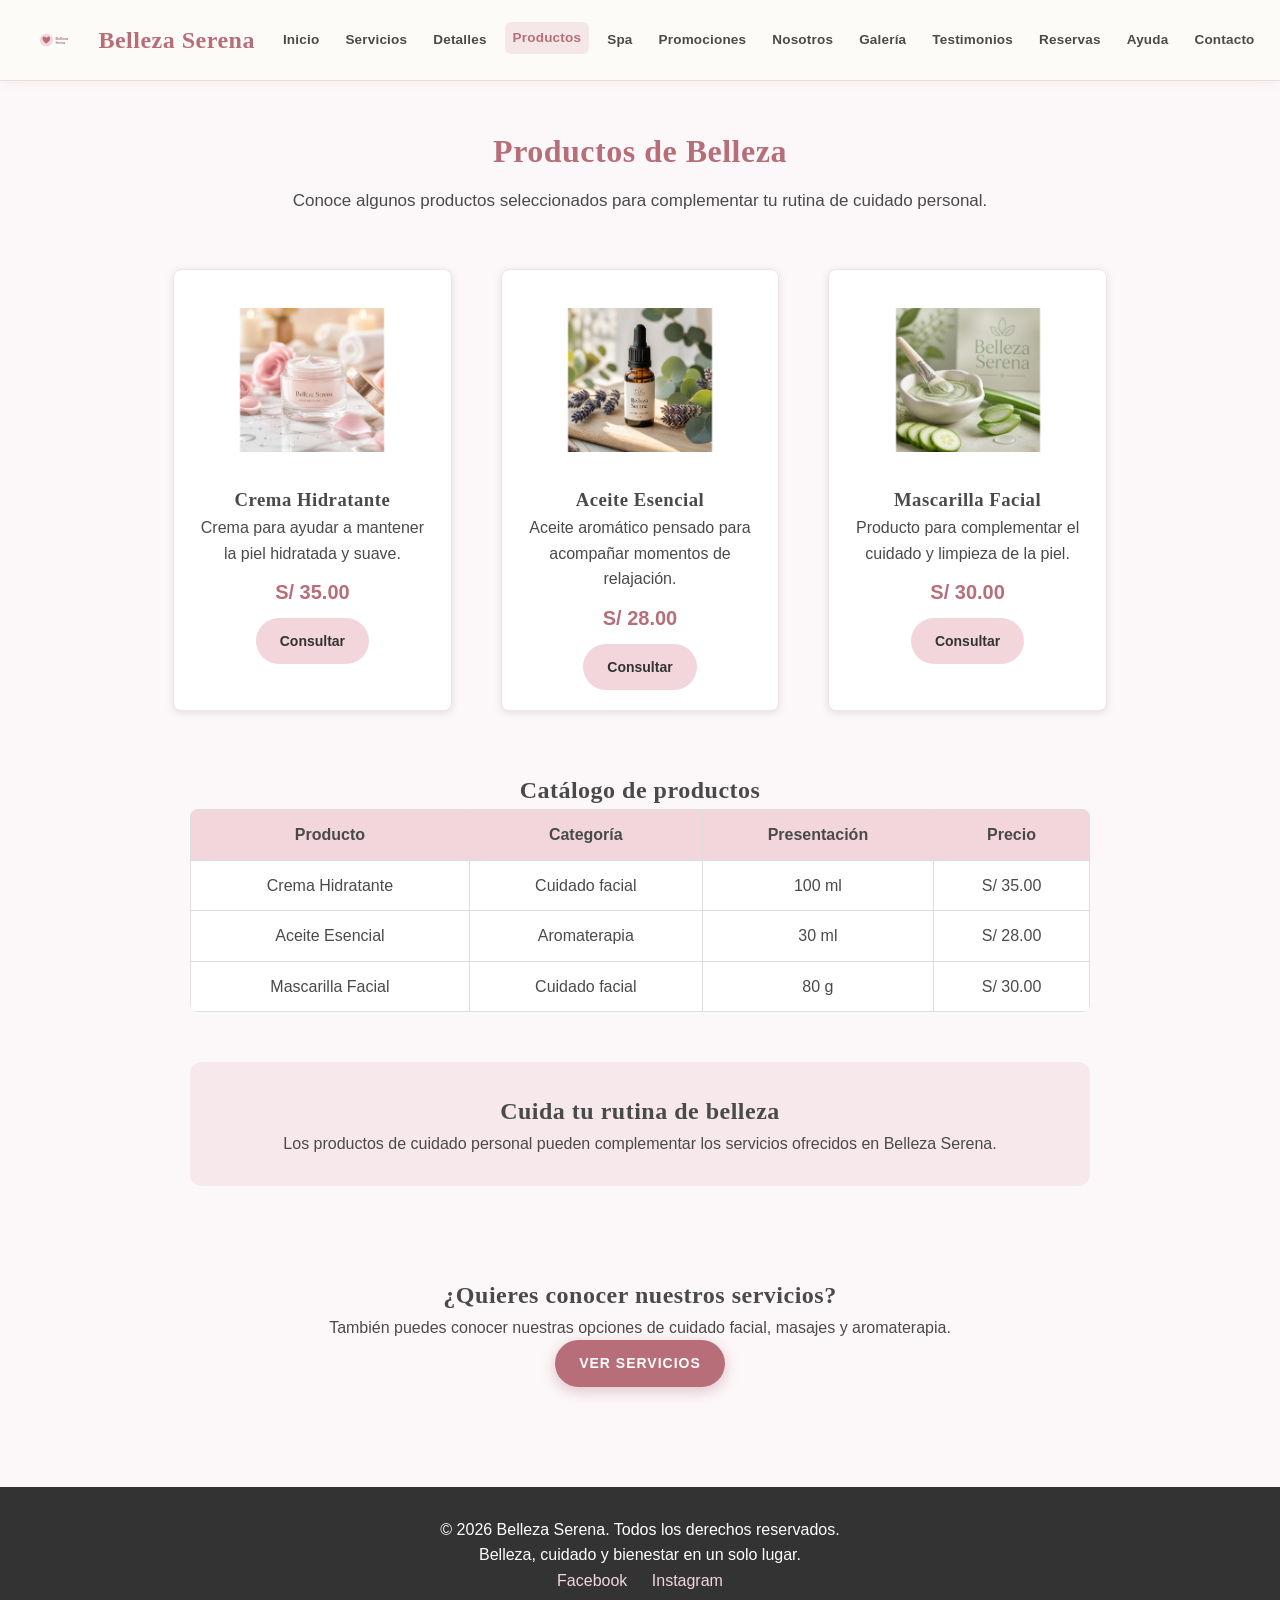
<file: public_html/productos.html>
<!DOCTYPE html>
<html lang="es">

<head>

    <meta charset="UTF-8">

    <meta name="viewport" content="width=device-width, initial-scale=1.0">

    <meta name="description"
          content="Productos de belleza y cuidado personal de Belleza Serena">

    <meta name="keywords"
          content="cosméticos, belleza, cuidado de la piel, productos">

    <meta name="author"
          content="Equipo Belleza Serena">

    <title>Productos | Belleza Serena</title>

    <link rel="stylesheet" href="CSS/estilos.css">

</head>


<body>


<header class="encabezado">

    <div class="logo">

        <img src="IMG/logo.svg"
             alt="Logo de Belleza Serena">

        <h1>Belleza Serena</h1>

    </div>
    
    <button type="button"
        class="boton-menu-hamburguesa"
        aria-label="Abrir o cerrar menú de navegación"
        aria-expanded="false"
        onclick="toggleMenuResponsive()">
        ☰ Menú
        </button>

    <nav class="menu">

    <a href="index.html">Inicio</a>
    <a href="servicios.html">Servicios</a>
    <a href="servicios-detalle.html">Detalles</a>
    <a href="productos.html" class="activo">Productos</a>
    <a href="spa.html">Spa</a>
    <a href="promociones.html">Promociones</a>
    <a href="nosotros.html">Nosotros</a>
    <a href="galeria.html">Galería</a>
    <a href="testimonios.html">Testimonios</a>
    <a href="reservas.html">Reservas</a>
    <a href="ayuda.html">Ayuda</a>
    <a href="contacto.html">Contacto</a>
    <a href="reclamos.html">Reclamos</a>
    <a href="politicas.html">Políticas</a>

    </nav>

</header>



<main>


<section class="titulo-pagina">

    <h2>Productos de Belleza</h2>

    <p>
        Conoce algunos productos seleccionados
        para complementar tu rutina de cuidado personal.
    </p>

</section>



<section class="lista-productos">


    <article class="producto">

        <img src="IMG/crema.jpg"
             alt="Crema hidratante"
             class="icono-producto">

        <h3>Crema Hidratante</h3>

        <p>
            Crema para ayudar a mantener la piel
            hidratada y suave.
        </p>

        <p class="precio">
            S/ 35.00
        </p>

        <a href="reservas.html"
           class="boton-secundario">
            Consultar
        </a>

    </article>



    <article class="producto">

        <img src="IMG/aceite.jpg"
             alt="Aceite esencial"
             class="icono-producto">

        <h3>Aceite Esencial</h3>

        <p>
            Aceite aromático pensado para acompañar
            momentos de relajación.
        </p>

        <p class="precio">
            S/ 28.00
        </p>

        <a href="reservas.html"
           class="boton-secundario">
            Consultar
        </a>

    </article>



    <article class="producto">

        <img src="IMG/mascarilla.jpg"
             alt="Mascarilla facial"
             class="icono-producto">

        <h3>Mascarilla Facial</h3>

        <p>
            Producto para complementar el cuidado
            y limpieza de la piel.
        </p>

        <p class="precio">
            S/ 30.00
        </p>

        <a href="reservas.html"
           class="boton-secundario">
            Consultar
        </a>

    </article>


</section>



<section class="tabla-productos">

    <h2>Catálogo de productos</h2>


    <table>

        <thead>

            <tr>

                <th>Producto</th>

                <th>Categoría</th>

                <th>Presentación</th>

                <th>Precio</th>

            </tr>

        </thead>


        <tbody>

            <tr>

                <td>Crema Hidratante</td>

                <td>Cuidado facial</td>

                <td>100 ml</td>

                <td>S/ 35.00</td>

            </tr>


            <tr>

                <td>Aceite Esencial</td>

                <td>Aromaterapia</td>

                <td>30 ml</td>

                <td>S/ 28.00</td>

            </tr>


            <tr>

                <td>Mascarilla Facial</td>

                <td>Cuidado facial</td>

                <td>80 g</td>

                <td>S/ 30.00</td>

            </tr>


        </tbody>

    </table>

</section>



<aside class="contenido-destacado">

    <h2>Cuida tu rutina de belleza</h2>

    <p>
        Los productos de cuidado personal pueden
        complementar los servicios ofrecidos en
        Belleza Serena.
    </p>

</aside>



<section class="llamada-accion">

    <h2>¿Quieres conocer nuestros servicios?</h2>

    <p>
        También puedes conocer nuestras opciones
        de cuidado facial, masajes y aromaterapia.
    </p>

    <a href="servicios.html"
       class="boton">
        Ver servicios
    </a>

</section>


</main>



<footer class="pie">

    <p>
        &copy; 2026 Belleza Serena.
        Todos los derechos reservados.
    </p>

    <p>
        Belleza, cuidado y bienestar en un solo lugar.
    </p>


    <div class="redes">

        <a href="https://www.facebook.com/"
           target="_blank">
            Facebook
        </a>

        <a href="https://www.instagram.com/"
           target="_blank">
            Instagram
        </a>

    </div>

</footer>


</body>

</html>
</file>
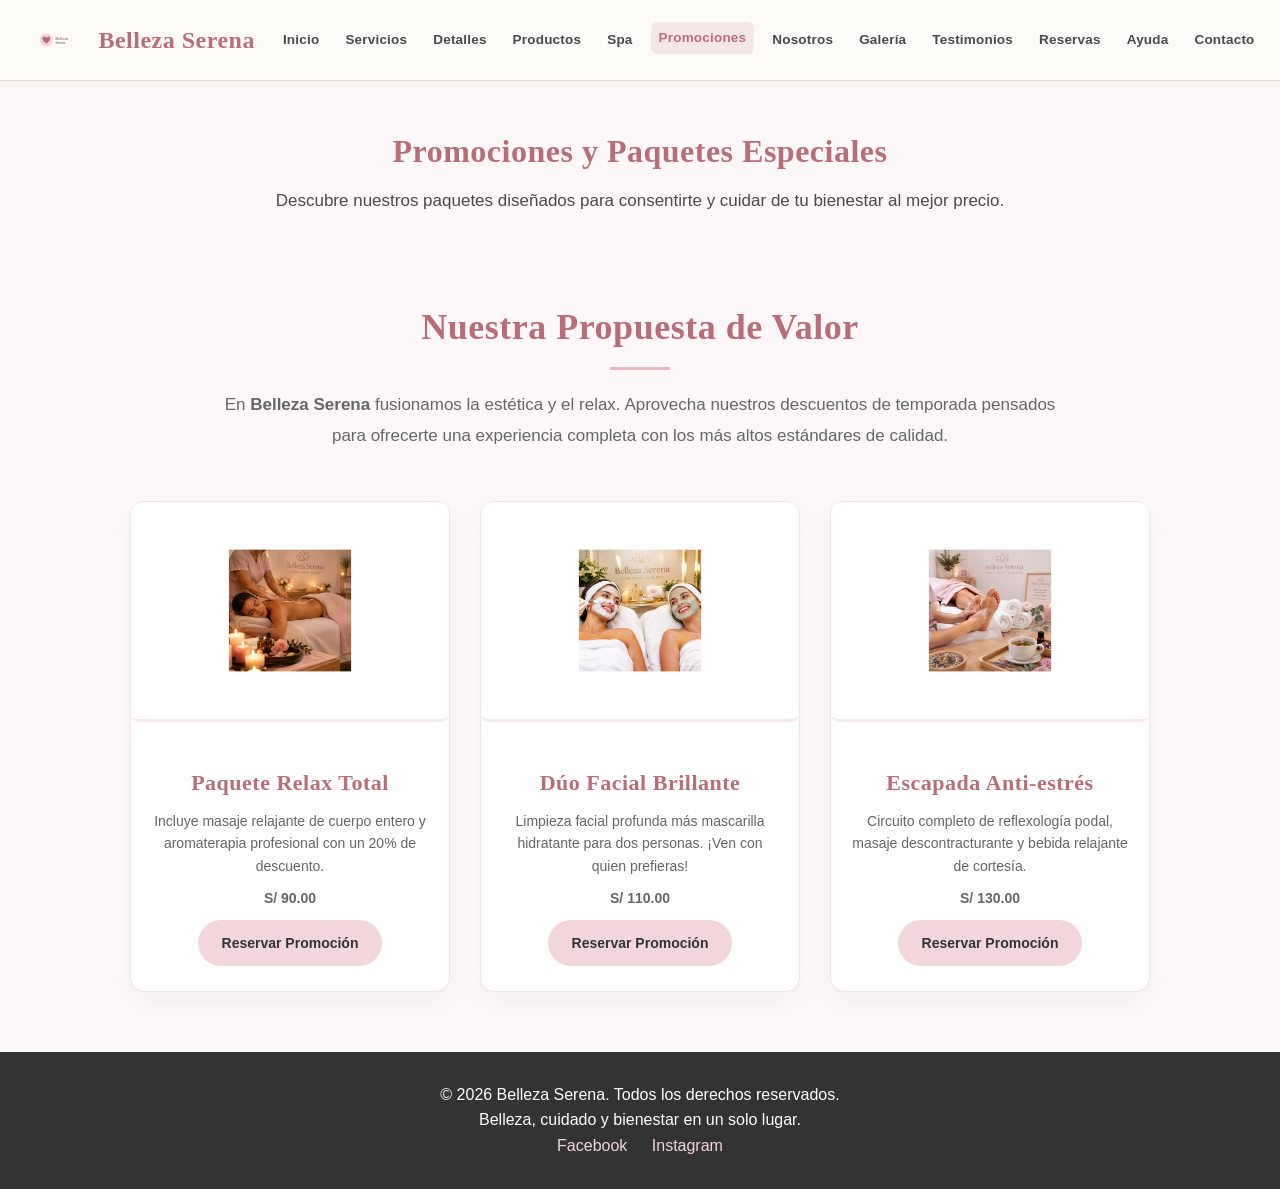
<file: public_html/promociones.html>
<!DOCTYPE html>
<html lang="es">
    <head>
        <meta charset="UTF-8">
        <meta name="viewport" content="width=device-width, initial-scale=1.0">
        <meta name="description" content="Promociones y ofertas especiales en Belleza Serena">
        <title>Promociones | Belleza Serena</title>

        <link rel="stylesheet" href="CSS/estilos.css">
        
        <!-- Estilo local adicional solo para suavizar la animación de las imágenes en esta página -->
        <style>
            .tarjeta img.icono-producto {
                transition: transform 0.4s ease-in-out;
            }
            .tarjeta img.icono-producto:hover {
                transform: scale(1.05);
            }
        </style>
    </head>

    <body>
        <header class="encabezado">
            <div class="logo">
                <img src="IMG/logo.svg" alt="Logo de Belleza Serena">
                <h1>Belleza Serena</h1>
            </div>
            
            <button type="button"
        class="boton-menu-hamburguesa"
        aria-label="Abrir o cerrar menú de navegación"
        aria-expanded="false"
        onclick="toggleMenuResponsive()">
        ☰ Menú
        </button>
            
            <nav class="menu">
    <a href="index.html">Inicio</a>
    <a href="servicios.html">Servicios</a>
    <a href="servicios-detalle.html">Detalles</a>
    <a href="productos.html">Productos</a>
    <a href="spa.html">Spa</a>
    <a href="promociones.html" class="activo">Promociones</a>
    <a href="nosotros.html">Nosotros</a>
    <a href="galeria.html">Galería</a>
    <a href="testimonios.html">Testimonios</a>
    <a href="reservas.html">Reservas</a>
    <a href="ayuda.html">Ayuda</a>
    <a href="contacto.html">Contacto</a>
    <a href="reclamos.html">Reclamos</a>
    <a href="politicas.html">Políticas</a>            </nav>
        </header>

        <main>
            <section class="titulo-pagina">
                <h2>Promociones y Paquetes Especiales</h2>
                <p>Descubre nuestros paquetes diseñados para consentirte y cuidar de tu bienestar al mejor precio.</p>
            </section>

            <section class="presentacion">
                <h2>Nuestra Propuesta de Valor</h2>
                <p>
                    En <strong>Belleza Serena</strong> fusionamos la estética y el relax. Aprovecha nuestros descuentos 
                    de temporada pensados para ofrecerte una experiencia completa con los más altos estándares de calidad.
                </p>
            </section>

            <section class="contenedor-servicios">
                <article class="tarjeta">
                    <img src="IMG/promo-relax.jpg" alt="Paquete Relax Total" class="icono-producto">
                    <h3>Paquete Relax Total</h3>
                    <p>Incluye masaje relajante de cuerpo entero y aromaterapia profesional con un 20% de descuento.</p>
                    <p class="precio">S/ 90.00</p>
                    <a href="reservas.html" class="boton-secundario">Reservar Promoción</a>
                </article>

                <article class="tarjeta">
                    <img src="IMG/promo-facial.jpg" alt="Dúo Facial Brillante" class="icono-producto">
                    <h3>Dúo Facial Brillante</h3>
                    <p>Limpieza facial profunda más mascarilla hidratante para dos personas. ¡Ven con quien prefieras!</p>
                    <p class="precio">S/ 110.00</p>
                    <a href="reservas.html" class="boton-secundario">Reservar Promoción</a>
                </article>

                <article class="tarjeta">
                    <img src="IMG/promo-antiestres.jpg" alt="Escapada Anti-estrés" class="icono-producto">
                    <h3>Escapada Anti-estrés</h3>
                    <p>Circuito completo de reflexología podal, masaje descontracturante y bebida relajante de cortesía.</p>
                    <p class="precio">S/ 130.00</p>
                    <a href="reservas.html" class="boton-secundario">Reservar Promoción</a>
                </article>
            </section>
        </main>

        <footer class="pie">
            <p>&copy; 2026 Belleza Serena. Todos los derechos reservados.</p>
            <p>Belleza, cuidado y bienestar en un solo lugar.</p>
            <div class="redes">
                <a href="https://www.facebook.com/" target="_blank">Facebook</a>
                <a href="https://www.instagram.com/" target="_blank">Instagram</a>
            </div>
        </footer>

        <script src="JS/funciones.js"></script>
    </body>
</html>
</file>
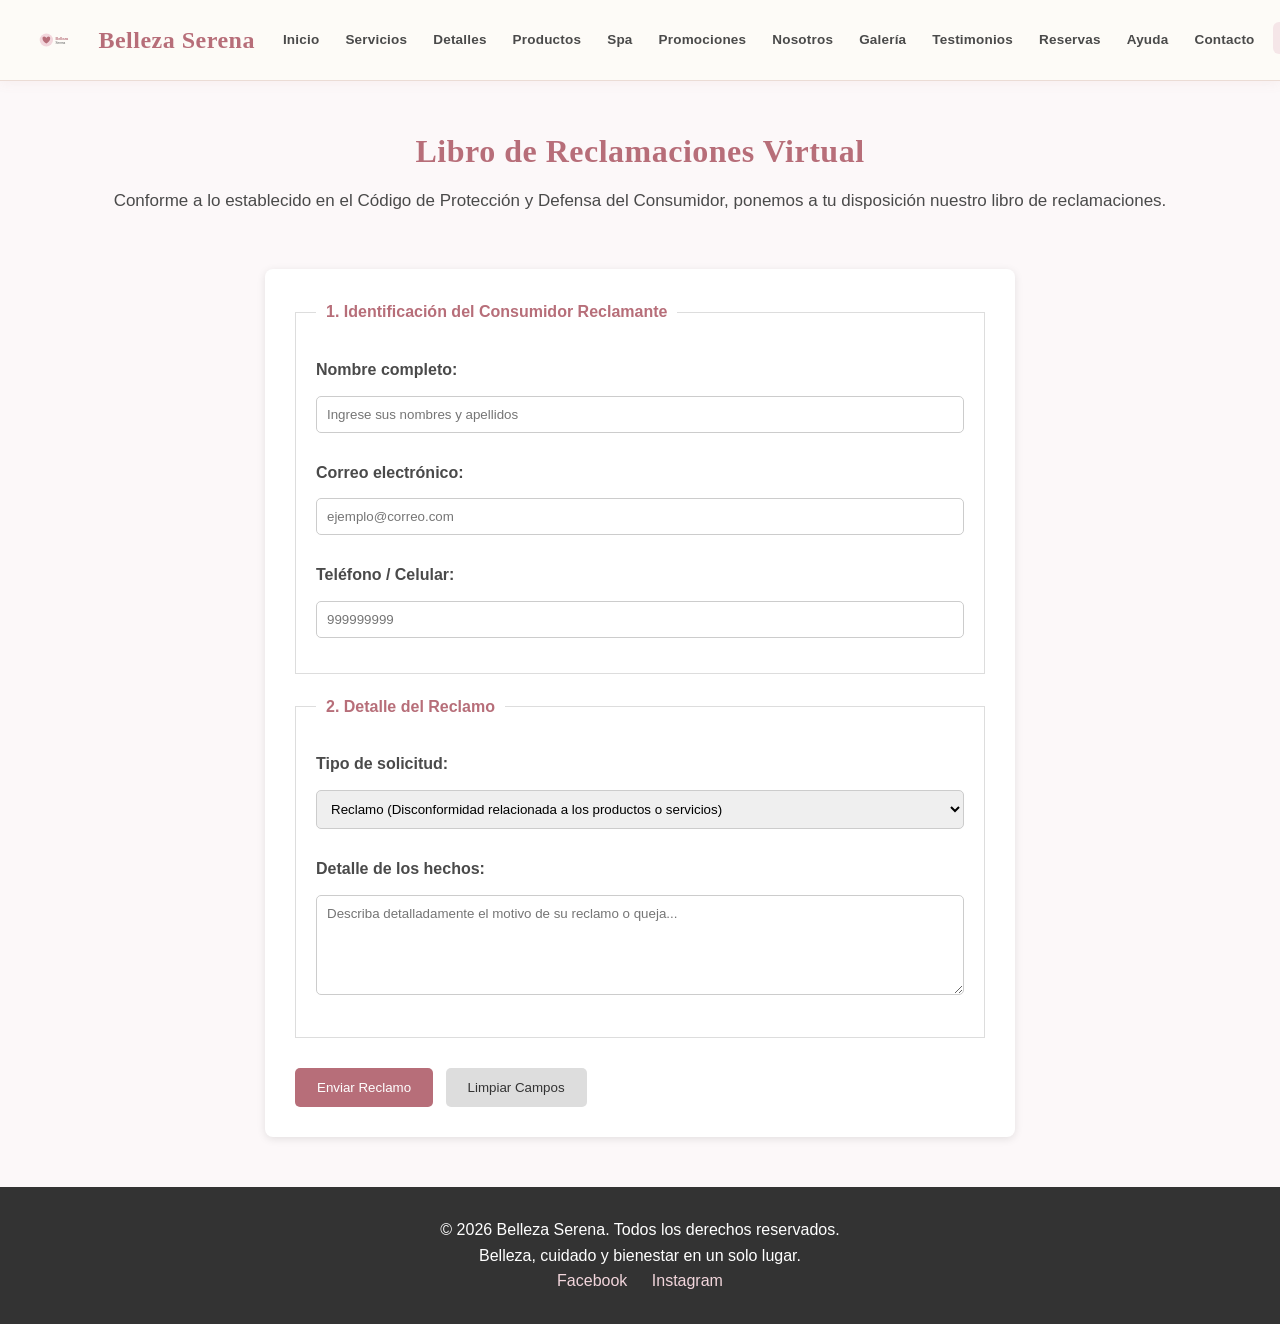
<file: public_html/reclamos.html>
<!DOCTYPE html>
<html lang="es">
    <head>
        <meta charset="UTF-8">
        <meta name="viewport" content="width=device-width, initial-scale=1.0">
        <meta name="description" content="Libro de Reclamaciones - Belleza Serena">
        <title>Belleza Serena | Libro de Reclamaciones</title>

        <link rel="stylesheet" href="CSS/estilos.css">
    </head>

    <body>
        
<header class="encabezado">

    <div class="logo">

        <img src="IMG/logo.svg"
             alt="Logo de Belleza Serena">

        <h1>Belleza Serena</h1>

    </div>
    
    <button type="button"
        class="boton-menu-hamburguesa"
        aria-label="Abrir o cerrar menú de navegación"
        aria-expanded="false"
        onclick="toggleMenuResponsive()">
        ☰ Menú
        </button>

    <nav class="menu">

    <a href="index.html">Inicio</a>
    <a href="servicios.html">Servicios</a>
    <a href="servicios-detalle.html">Detalles</a>
    <a href="productos.html">Productos</a>
    <a href="spa.html">Spa</a>
    <a href="promociones.html">Promociones</a>
    <a href="nosotros.html">Nosotros</a>
    <a href="galeria.html">Galería</a>
    <a href="testimonios.html">Testimonios</a>
    <a href="reservas.html">Reservas</a>
    <a href="ayuda.html">Ayuda</a>
    <a href="contacto.html">Contacto</a>
    <a href="reclamos.html" class="activo">Reclamos</a>
    <a href="politicas.html">Políticas</a>

    </nav>

</header>


        <main>
            <section class="titulo-pagina">
                <h2>Libro de Reclamaciones Virtual</h2>
                <p>Conforme a lo establecido en el Código de Protección y Defensa del Consumidor, ponemos a tu disposición nuestro libro de reclamaciones.</p>
            </section>

            <section class="formulario-reserva">
                <form onsubmit="validarFormularioReclamo(event)">
    <fieldset>
        <legend>1. Identificación del Consumidor Reclamante</legend>
        
        <label for="nombre">Nombre completo:</label>
        <input type="text" id="nombre" name="nombre" required placeholder="Ingrese sus nombres y apellidos">
        
        <label for="email">Correo electrónico:</label>
        <input type="email" id="correo-reclamo" name="correo" required placeholder="ejemplo@correo.com">

        <label for="telefono">Teléfono / Celular:</label>
        <input type="tel" id="telefono" name="telefono" required placeholder="999999999">
    </fieldset>

    <fieldset>
        <legend>2. Detalle del Reclamo</legend>
        
        <label for="tipo">Tipo de solicitud:</label>
        <select id="tipo" name="tipo">
            <option>Reclamo (Disconformidad relacionada a los productos o servicios)</option>
            <option>Queja (Disconformidad no relacionada a la atención)</option>
        </select>

        <label for="detalle">Detalle de los hechos:</label>
        <textarea id="detalle-reclamo" name="detalle" required placeholder="Describa detalladamente el motivo de su reclamo o queja..."></textarea>
    </fieldset>

    <button type="submit" class="boton-formulario">Enviar Reclamo</button>
    <button type="reset" class="boton-limpiar">Limpiar Campos</button>

    <div id="mensaje-error-reclamo" class="alerta-error" style="display: none;"></div>
    <div id="mensaje-exito-reclamo" class="tarjeta-comprobante-cotizacion" style="display: none; margin-top: 20px;"></div>
</form>
            </section>
        </main>

        <footer class="pie">
            <div class="pie-contenido">
                <p>&copy; 2026 Belleza Serena. Todos los derechos reservados.</p>
                <p>Belleza, cuidado y bienestar en un solo lugar.</p>
                <div class="redes">
                    <a href="https://www.facebook.com/" target="_blank">Facebook</a>
                    <a href="https://www.instagram.com/" target="_blank">Instagram</a>
                </div>
            </div>
        </footer>

        <script src="JS/funciones.js"></script>
    </body>
</html>
</file>
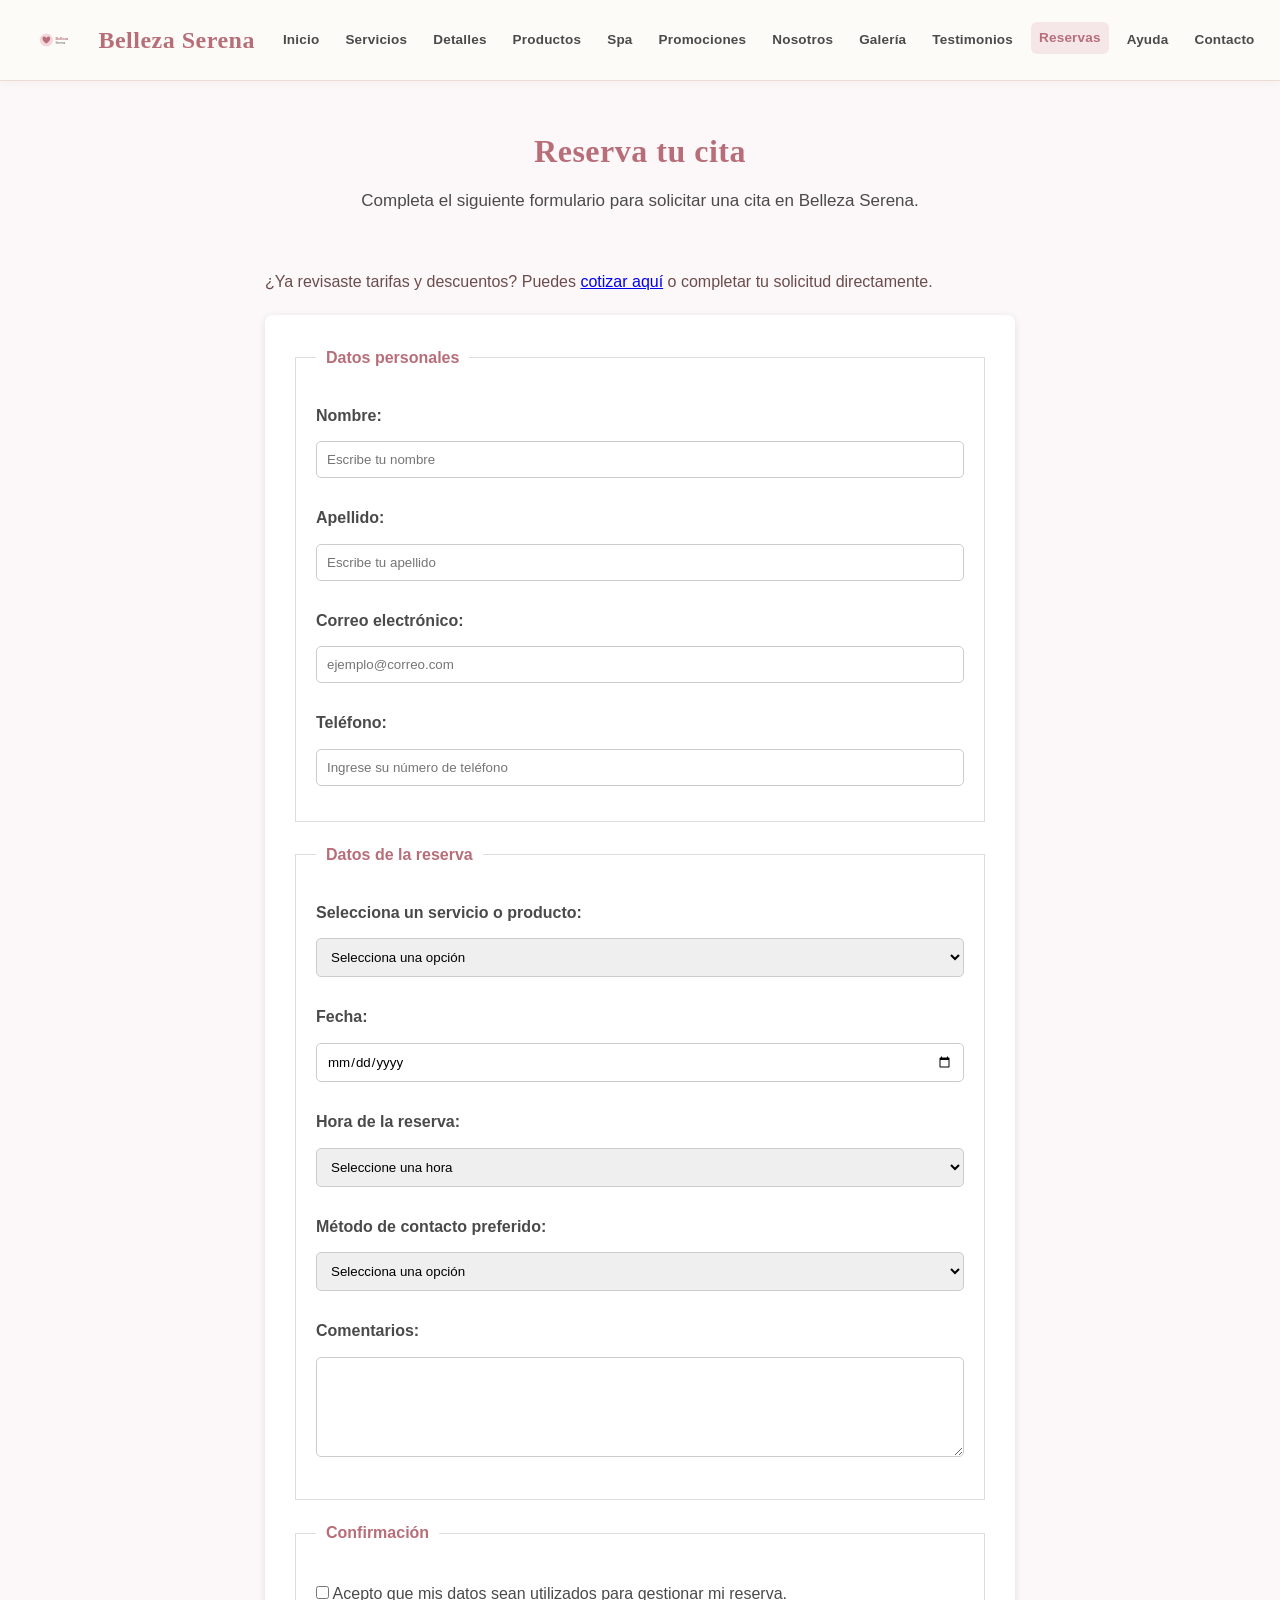
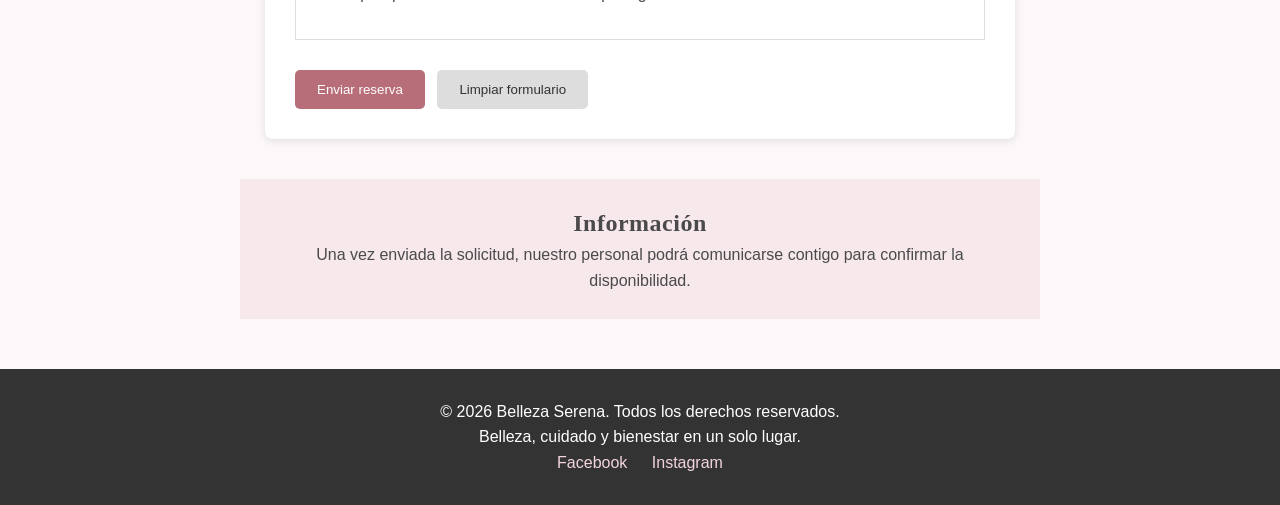
<file: public_html/reservas.html>
<!DOCTYPE html>
<html lang="es">

<head>

    <meta charset="UTF-8">

    <meta name="viewport"
          content="width=device-width, initial-scale=1.0">

    <meta name="description"
          content="Reserva tu cita en Belleza Serena">

    <meta name="keywords"
          content="reservas, belleza, spa, citas">

    <meta name="author"
          content="Equipo Belleza Serena">

    <title>Reservas | Belleza Serena</title>

    <link rel="stylesheet"
          href="CSS/estilos.css">

</head>


<body>


<header class="encabezado">

    <div class="logo">

        <img src="IMG/logo.svg"
             alt="Logo de Belleza Serena">

        <h1>Belleza Serena</h1>

    </div>
    
    <button type="button"
        class="boton-menu-hamburguesa"
        aria-label="Abrir o cerrar menú de navegación"
        aria-expanded="false"
        onclick="toggleMenuResponsive()">
        ☰ Menú
        </button>


    <nav class="menu">
    <a href="index.html">Inicio</a>
    <a href="servicios.html">Servicios</a>
    <a href="servicios-detalle.html">Detalles</a>
    <a href="productos.html">Productos</a>
    <a href="spa.html">Spa</a>
    <a href="promociones.html">Promociones</a>
    <a href="nosotros.html">Nosotros</a>
    <a href="galeria.html">Galería</a>
    <a href="testimonios.html">Testimonios</a>
    <a href="reservas.html" class="activo">Reservas</a>
    <a href="ayuda.html">Ayuda</a>
    <a href="contacto.html">Contacto</a>
    <a href="reclamos.html">Reclamos</a>
    <a href="politicas.html">Políticas</a>

    </nav>

</header>


<main>


<section class="titulo-pagina">

    <h2>Reserva tu cita</h2>

    <p>
        Completa el siguiente formulario
        para solicitar una cita en Belleza Serena.
    </p>

</section>


<section class="formulario-reserva">

<div id="resumen-reserva-js"></div>
<form onsubmit="confirmarReserva(event)">


    <fieldset>

        <legend>Datos personales</legend>


        <label for="nombre">
            Nombre:
        </label>

        <input
            type="text"
            id="nombre"
            name="nombre"
            placeholder="Escribe tu nombre"
            required>


        <label for="apellido">
            Apellido:
        </label>

        <input
            type="text"
            id="apellido"
            name="apellido"
            placeholder="Escribe tu apellido"
            required>


        <label for="correo">
            Correo electrónico:
        </label>

        <input
            type="email"
            id="correo"
            name="correo"
            placeholder="ejemplo@correo.com"
            required>


        <label for="telefono">
            Teléfono:
        </label>

        <input
            type="tel"
            id="telefono"
            name="telefono"
            placeholder="Ingrese su número de teléfono"
            required>

    </fieldset>



    <fieldset>

        <legend>Datos de la reserva</legend>


        <label id="label-servicio-reserva" for="servicio">
    Selecciona un servicio o producto:
</label>

        <select
            id="servicio"
            name="servicio"
            required>

            <option value="">
                Selecciona una opción
            </option>

            <option value="facial">
                Cuidado Facial
            </option>

            <option value="masaje">
                Masaje Relajante
            </option>

            <option value="aromaterapia">
                Aromaterapia
            </option>
            
            <option value="spa">
                Experiencia Spa
            </option>

        </select>


        <label for="fecha">
            Fecha:
        </label>

        <input
            
            type="date"
            id="fecha"
            name="fecha"
            required>
        <div id="aviso-fecha-reserva" class="aviso-validacion" style="display: none;"></div>


<label for="hora">Hora de la reserva:</label>

<select id="hora" name="hora" required>
    <option value="">Seleccione una hora</option>
    <option value="09:00">09:00 AM</option>
    <option value="09:30">09:30 AM</option>
    <option value="10:00">10:00 AM</option>
    <option value="10:30">10:30 AM</option>
    <option value="11:00">11:00 AM</option>
    <option value="11:30">11:30 AM</option>
    <option value="12:00">12:00 PM</option>
    <option value="12:30">12:30 PM</option>
    <option value="13:00">01:00 PM</option>
    <option value="13:30">01:30 PM</option>
    <option value="14:00">02:00 PM</option>
    <option value="14:30">02:30 PM</option>
    <option value="15:00">03:00 PM</option>
    <option value="15:30">03:30 PM</option>
    <option value="16:00">04:00 PM</option>
    <option value="16:30">04:30 PM</option>
    <option value="17:00">05:00 PM</option>
    <option value="17:30">05:30 PM</option>
    <option value="18:00">06:00 PM</option>
    <option value="18:30">06:30 PM</option>
    <option value="19:00">07:00 PM</option>
</select>


 <label for="metodo-contacto">
            Método de contacto preferido:
        </label>

        <select id="metodo-contacto" name="metodo-contacto" required>
            <option value="">Selecciona una opción</option>
            <option value="telefono">Llamada telefónica</option>
            <option value="whatsapp">WhatsApp</option>
            <option value="correo">Correo electrónico</option>
        </select> 
        
        <label for="comentario">
            Comentarios:
        </label>

        <textarea
            id="comentario"
            name="comentario"
            placeholder="Escribe algún comentario o solicitud">
        </textarea>

    </fieldset>


    <fieldset>

        <legend>Confirmación</legend>


        <label class="checkbox">

            <input
                type="checkbox"
                name="aceptar"
                required>

            Acepto que mis datos sean utilizados
            para gestionar mi reserva.

        </label>


    </fieldset>
<div id="mensaje-error-reserva" class="aviso-validacion" style="display: none;"></div>
<div id="mensaje-exito-reserva" class="tarjeta-comprobante-cotizacion" style="display: none;"></div>

<button type="submit" class="boton-formulario">
    Enviar reserva
</button>


    <button
        type="reset"
        class="boton-limpiar">

        Limpiar formulario

    </button>


</form>


</section>


<section class="informacion-reserva">

    <h2>Información</h2>

    <p>
        Una vez enviada la solicitud,
        nuestro personal podrá comunicarse
        contigo para confirmar la disponibilidad.
    </p>

</section>


</main>


<footer class="pie">

    <p>
        &copy; 2026 Belleza Serena.
        Todos los derechos reservados.
    </p>

    <p>
        Belleza, cuidado y bienestar en un solo lugar.
    </p>


    <div class="redes">

        <a href="https://www.facebook.com/"
           target="_blank">
            Facebook
        </a>

        <a href="https://www.instagram.com/"
           target="_blank">
            Instagram
        </a>

    </div>

</footer>
    
        <script src="JS/funciones.js"></script>

</body>
</html>
</file>
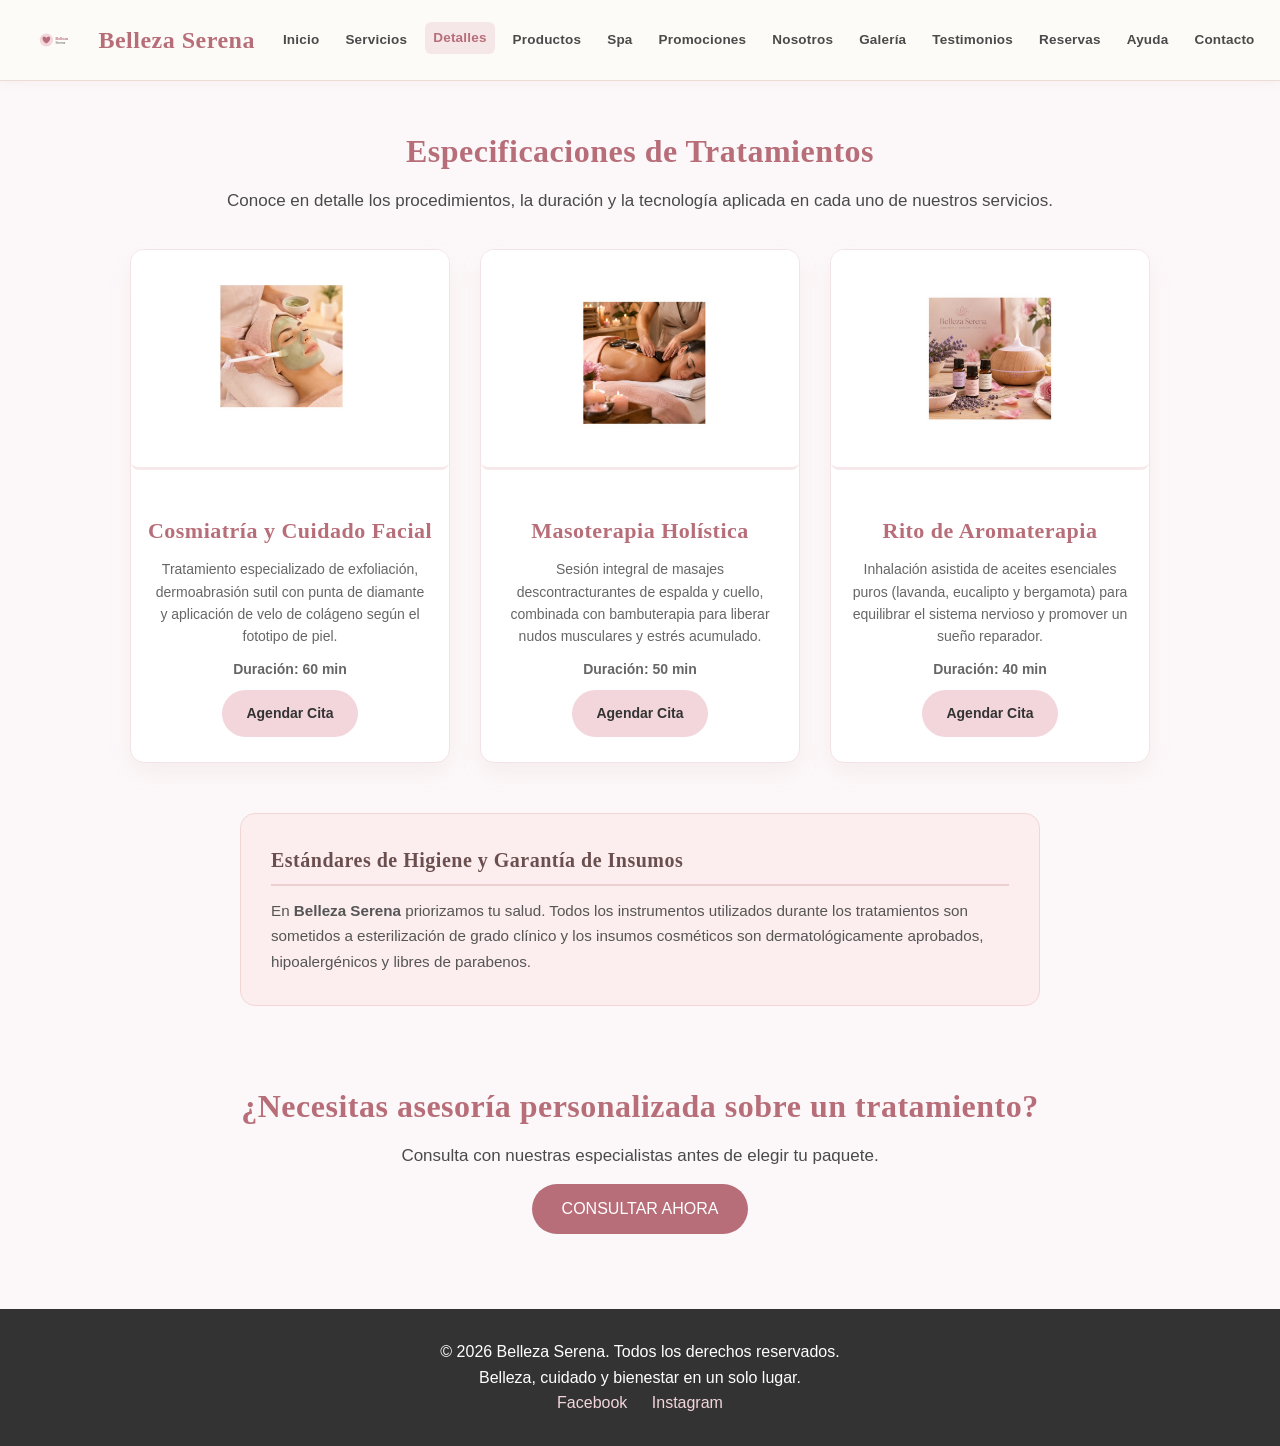
<file: public_html/servicios-detalle.html>
<!DOCTYPE html>
<html lang="es">
    <head>
        <meta charset="UTF-8">
        <meta name="viewport" content="width=device-width, initial-scale=1.0">
        <meta name="description" content="Detalles técnicos, beneficios y duración de los tratamientos en Belleza Serena">
        <title>Detalles de Servicios | Belleza Serena</title>

        <link rel="stylesheet" href="CSS/estilos.css">
    </head>

    <body>
        <header class="encabezado">
            <div class="logo">
                <img src="IMG/logo.svg" alt="Logo de Belleza Serena">
                <h1>Belleza Serena</h1>
            </div>
            
            <button type="button"
        class="boton-menu-hamburguesa"
        aria-label="Abrir o cerrar menú de navegación"
        aria-expanded="false"
        onclick="toggleMenuResponsive()">
        ☰ Menú
        </button>
            
            <nav class="menu">
    <a href="index.html">Inicio</a>
    <a href="servicios.html">Servicios</a>
    <a href="servicios-detalle.html" class="activo">Detalles</a>
    <a href="productos.html">Productos</a>
    <a href="spa.html">Spa</a>
    <a href="promociones.html">Promociones</a>
    <a href="nosotros.html">Nosotros</a>
    <a href="galeria.html">Galería</a>
    <a href="testimonios.html">Testimonios</a>
    <a href="reservas.html">Reservas</a>
    <a href="ayuda.html">Ayuda</a>
    <a href="contacto.html">Contacto</a>
    <a href="reclamos.html">Reclamos</a>
    <a href="politicas.html">Políticas</a>
            </nav>
        </header>

        <main>
            <section class="titulo-pagina">
                <h2>Especificaciones de Tratamientos</h2>
                <p>Conoce en detalle los procedimientos, la duración y la tecnología aplicada en cada uno de nuestros servicios.</p>
            </section>

            <section class="contenedor-servicios">
                <article class="tarjeta">
                    <img src="IMG/detalles-facial.jpg" alt="Limpieza Facial Profunda" class="icono-producto">
                    <h3>Cosmiatría y Cuidado Facial</h3>
                    <p>Tratamiento especializado de exfoliación, dermoabrasión sutil con punta de diamante y aplicación de velo de colágeno según el fototipo de piel.</p>
                    <p class="precio">Duración: 60 min</p>
                    <a href="reservas.html" class="boton-secundario">Agendar Cita</a>
                </article>

                <article class="tarjeta">
                    <img src="IMG/detalles-masaje.jpg" alt="Masoterapia Terapéutica" class="icono-producto">
                    <h3>Masoterapia Holística</h3>
                    <p>Sesión integral de masajes descontracturantes de espalda y cuello, combinada con bambuterapia para liberar nudos musculares y estrés acumulado.</p>
                    <p class="precio">Duración: 50 min</p>
                    <a href="reservas.html" class="boton-secundario">Agendar Cita</a>
                </article>

                <article class="tarjeta">
                    <img src="IMG/detalles-aromaterapia.jpg" alt="Circuito de Aromaterapia" class="icono-producto">
                    <h3>Rito de Aromaterapia</h3>
                    <p>Inhalación asistida de aceites esenciales puros (lavanda, eucalipto y bergamota) para equilibrar el sistema nervioso y promover un sueño reparador.</p>
                    <p class="precio">Duración: 40 min</p>
                    <a href="reservas.html" class="boton-secundario">Agendar Cita</a>
                </article>
            </section>

            <!-- Bloque informativo enmarcado con el efecto de animación -->
            <section class="caja-politica-color" style="margin-top: 40px;">
                <h2>Estándares de Higiene y Garantía de Insumos</h2>
                <p>
                    En <strong>Belleza Serena</strong> priorizamos tu salud. Todos los instrumentos utilizados durante los tratamientos son 
                    sometidos a esterilización de grado clínico y los insumos cosméticos son dermatológicamente aprobados, hipoalergénicos y libres de parabenos.
                </p>
            </section>

            <section class="titulo-pagina" style="margin-top: 30px; margin-bottom: 20px;">
                <h2>¿Necesitas asesoría personalizada sobre un tratamiento?</h2>
                <p>Consulta con nuestras especialistas antes de elegir tu paquete.</p>
                <a href="contacto.html" class="boton-formulario" style="display: inline-block; text-decoration: none; margin-top: 15px; padding: 12px 30px; border-radius: 25px;">CONSULTAR AHORA</a>
            </section>
        </main>

        <footer class="pie">
            <p>&copy; 2026 Belleza Serena. Todos los derechos reservados.</p>
            <p>Belleza, cuidado y bienestar en un solo lugar.</p>
            <div class="redes">
                <a href="https://www.facebook.com/" target="_blank">Facebook</a>
                <a href="https://www.instagram.com/" target="_blank">Instagram</a>
            </div>
        </footer>

        <script src="JS/funciones.js"></script>
    </body>
</html>
</file>
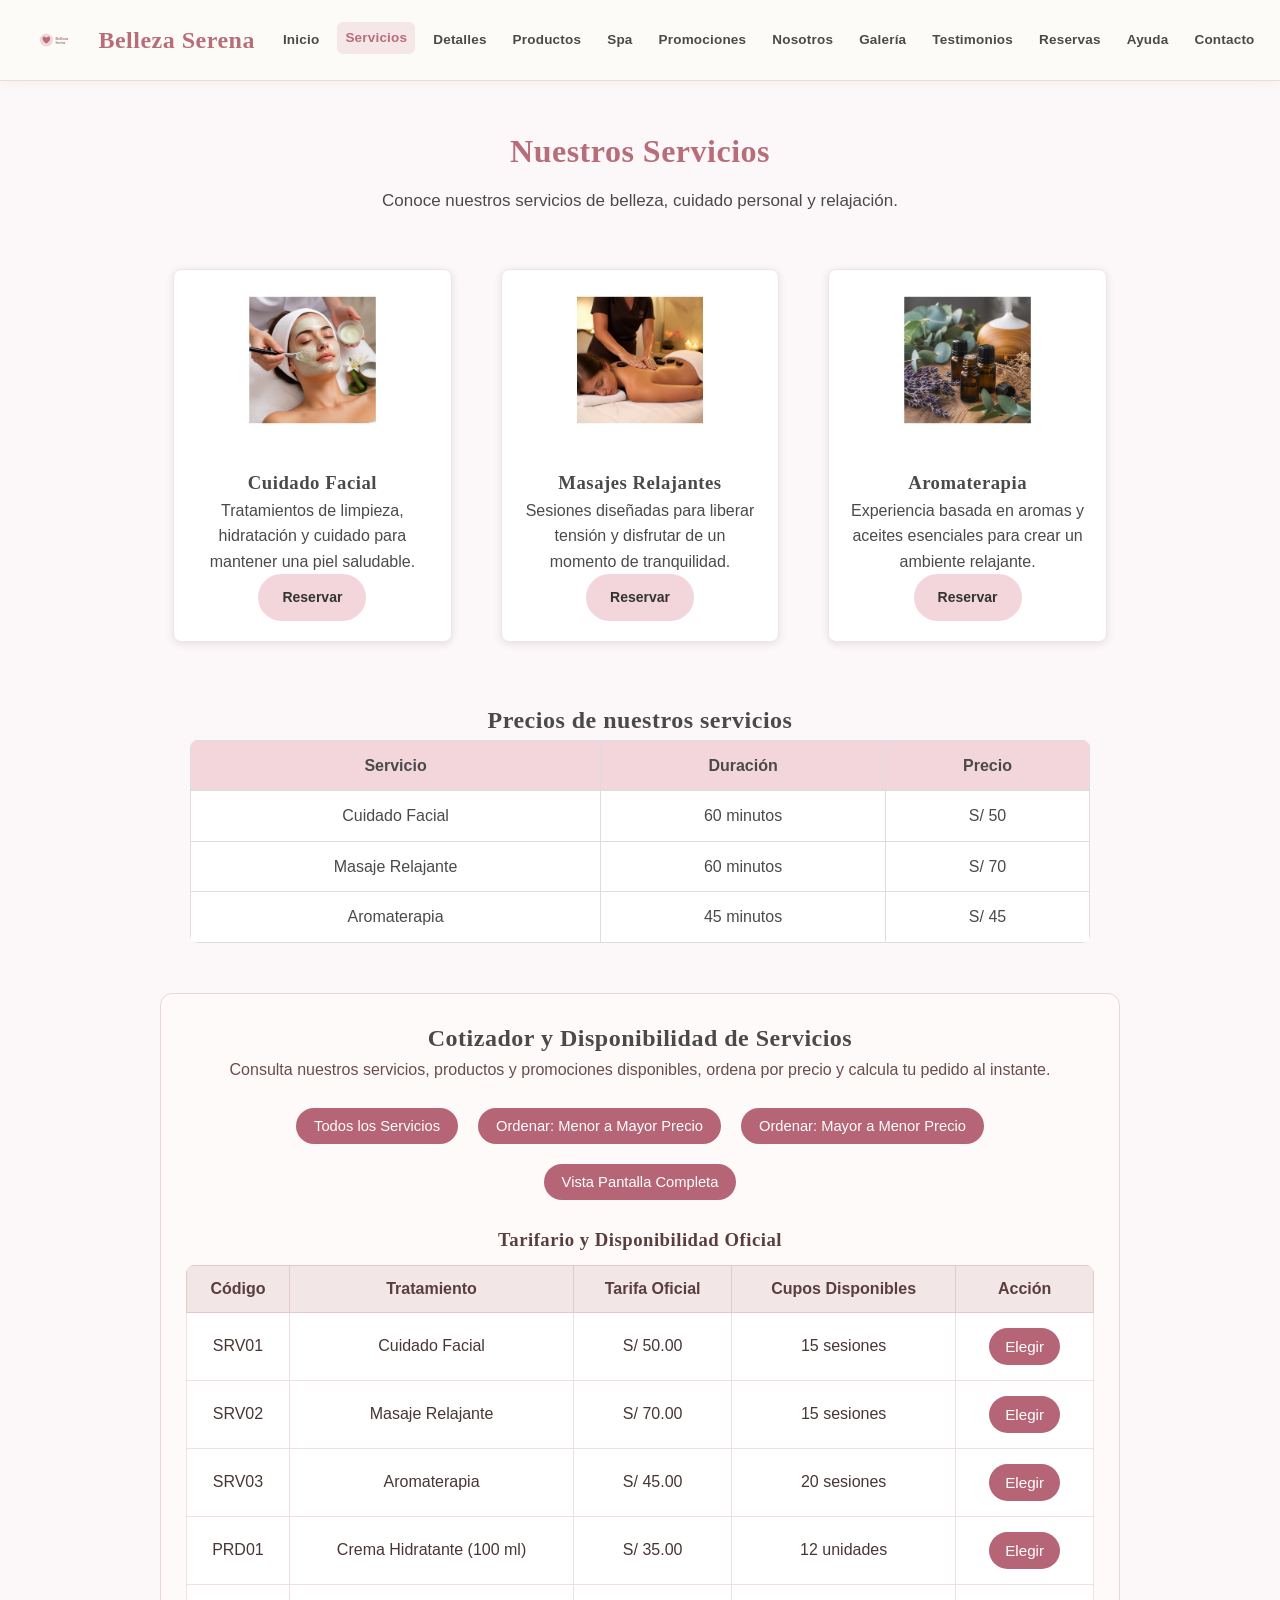
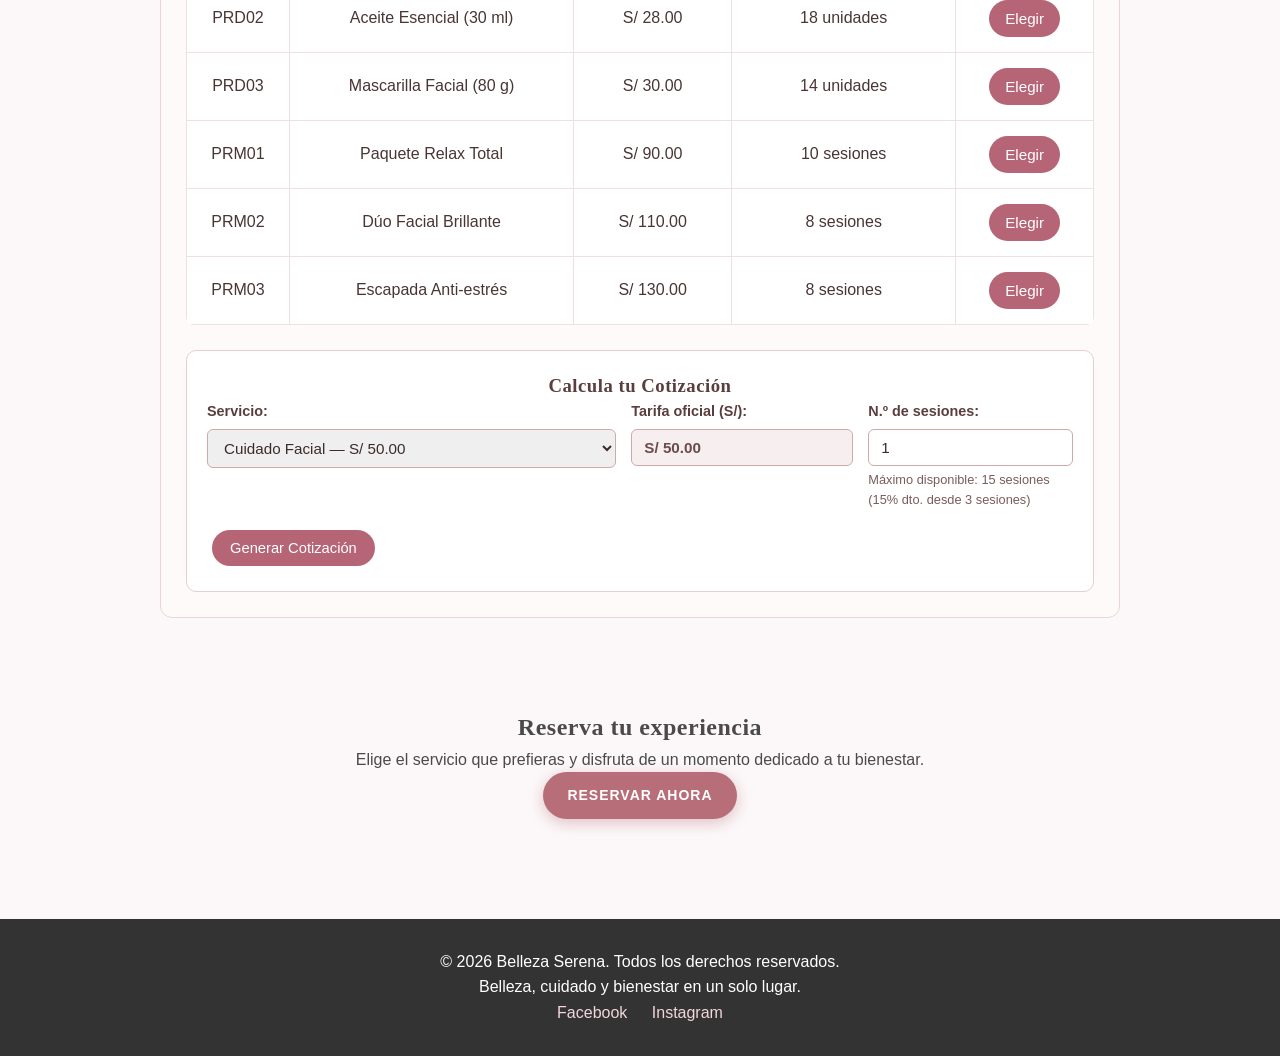
<file: public_html/servicios.html>
<!DOCTYPE html>
<html lang="es">
<head>
    <meta charset="UTF-8">
    <meta name="viewport" content="width=device-width, initial-scale=1.0">

    <meta name="description" content="Servicios de belleza, cuidado personal y relajación de Belleza Serena">
    <meta name="keywords" content="belleza, spa, masajes, aromaterapia, cuidado facial">
    <meta name="author" content="Equipo Belleza Serena">

    <title>Servicios | Belleza Serena</title>

    <link rel="stylesheet" href="CSS/estilos.css">
</head>

<body>

<header class="encabezado">

    <div class="logo">

        <img src="IMG/logo.svg" alt="Logo de Belleza Serena">

        <h1>Belleza Serena</h1>

    </div>

    <button type="button"
            class="boton-menu-hamburguesa"
            aria-label="Abrir o cerrar menú de navegación"
            aria-expanded="false"
            onclick="toggleMenuResponsive()">
        ☰ Menú
    </button>

    <nav class="menu">
    <a href="index.html">Inicio</a>
    <a href="servicios.html" class="activo">Servicios</a>
    <a href="servicios-detalle.html">Detalles</a>
    <a href="productos.html">Productos</a>
    <a href="spa.html">Spa</a>
    <a href="promociones.html">Promociones</a>
    <a href="nosotros.html">Nosotros</a>
    <a href="galeria.html">Galería</a>
    <a href="testimonios.html">Testimonios</a>
    <a href="reservas.html">Reservas</a>
    <a href="ayuda.html">Ayuda</a>
    <a href="contacto.html">Contacto</a>
    <a href="reclamos.html">Reclamos</a>
    <a href="politicas.html">Políticas</a>

    </nav>

</header>


<main>

    <section class="titulo-pagina">

        <h2>Nuestros Servicios</h2>

        <p>
            Conoce nuestros servicios de belleza,
            cuidado personal y relajación.
        </p>

    </section>


    <section class="lista-servicios">

        <article class="servicio">

            <img src="IMG/facial.jpg" alt="Tratamiento facial">

            <h3>Cuidado Facial</h3>
            
            <img src="IMG/facial.svg" alt="Icono de cuidado facial" class="icono-servicio">

            <p>
                Tratamientos de limpieza, hidratación
                y cuidado para mantener una piel saludable.
            </p>

            <a href="reservas.html" class="boton-secundario">
                Reservar
            </a>

        </article>


        <article class="servicio">

            <img src="IMG/masaje.jpg" alt="Masaje relajante">

            <h3>Masajes Relajantes</h3>

             <img src="IMG/masaje.svg"
                  alt="Icono de masaje relajante"
                  class="icono-servicio">
            <p>
                Sesiones diseñadas para liberar tensión
                y disfrutar de un momento de tranquilidad.
            </p>

            <a href="reservas.html" class="boton-secundario">
                Reservar
            </a>

        </article>


        <article class="servicio">

            <img src="IMG/aromaterapia.jpg" alt="Aromaterapia">

            <h3>Aromaterapia</h3>

              <img src="IMG/aromaterapia.svg"
              alt="Icono de aromaterapia"
              class="icono-servicio">
            <p>
                Experiencia basada en aromas y aceites
                esenciales para crear un ambiente relajante.
            </p>

            <a href="reservas.html" class="boton-secundario">
                Reservar
            </a>

        </article>

    </section>


    <section class="tabla-servicios">

        <h2>Precios de nuestros servicios</h2>

        <table>
            <thead>
                <tr>
                    <th>Servicio</th>
                    <th>Duración</th>
                    <th>Precio</th>
                </tr>
            </thead>
            <tbody>
                <tr>
                    <td>Cuidado Facial</td>
                    <td>60 minutos</td>
                    <td>S/ 50</td>
                </tr>
                <tr>
                    <td>Masaje Relajante</td>
                    <td>60 minutos</td>
                    <td>S/ 70</td>
                </tr>
                <tr>
                    <td>Aromaterapia</td>
                    <td>45 minutos</td>
                    <td>S/ 45</td>
                </tr>
            </tbody>
        </table>

    </section>

    <section class="gestion-catalogo-js">
    <h2>Cotizador y Disponibilidad de Servicios</h2>
    <p class="subtitulo-cotizador">Consulta nuestros servicios, productos y promociones disponibles, ordena por precio y calcula tu pedido al instante.</p>

    <div class="barra-herramientas-catalogo">
        <button type="button" onclick="generarReporteCatalogo()">Todos los Servicios</button>
        <button type="button" onclick="ordenarCatalogoPorPrecio(true)">Ordenar: Menor a Mayor Precio</button>
        <button type="button" onclick="ordenarCatalogoPorPrecio(false)">Ordenar: Mayor a Menor Precio</button>
        <button type="button" onclick="alternarPantallaCompleta()">Vista Pantalla Completa</button>
    </div>

    <div id="seccion-reporte-js"></div>

    <div class="panel-cotizador-profesional">
        <h3>Calcula tu Cotización</h3>

        <form id="form-cotizador-spa" onsubmit="procesarCotizacionFormulario(event)">
            <div class="fila-formulario">
                <div class="campo-grupo">
                    <label id="etiqueta-item" for="select-tratamiento">Servicio / Producto:</label>
                    <select id="select-tratamiento" onchange="actualizarDatosSeleccion()" required></select>
                </div>

                <div class="campo-grupo">
                    <label for="precio-unitario-vista">Tarifa oficial (S/):</label>
                    <input type="text" id="precio-unitario-vista" readonly>
                </div>

                <div class="campo-grupo">
                    <label id="etiqueta-cantidad" for="cantidad-sesiones">N.º de sesiones:</label>
                    <input type="number" id="cantidad-sesiones" min="1" value="1" oninput="actualizarVistaPrevia()" required>
                    <small id="texto-stock-disponible"></small>
                </div>
            </div>

            <div id="aviso-validacion-cotizador" class="aviso-validacion" style="display: none;"></div>

            <button type="submit" id="btn-confirmar-cotizacion">Generar Cotización</button>
        </form>

        <div id="resultado-cotizacion"></div>
    </div>
</section>

    <section class="llamada-accion">

        <h2>Reserva tu experiencia</h2>

        <p>
            Elige el servicio que prefieras y disfruta
            de un momento dedicado a tu bienestar.
        </p>

        <a href="reservas.html" class="boton">
            Reservar ahora
        </a>

    </section>

</main>


<footer class="pie">

    <p>
        &copy; 2026 Belleza Serena. Todos los derechos reservados.
    </p>

    <p>
        Belleza, cuidado y bienestar en un solo lugar.
    </p>

    <div class="redes">

        <a href="https://www.facebook.com/" target="_blank">
            Facebook
        </a>

        <a href="https://www.instagram.com/" target="_blank">
            Instagram
        </a>

    </div>

</footer>
<script src="JS/funciones.js"></script>
</body>
</html>
</file>
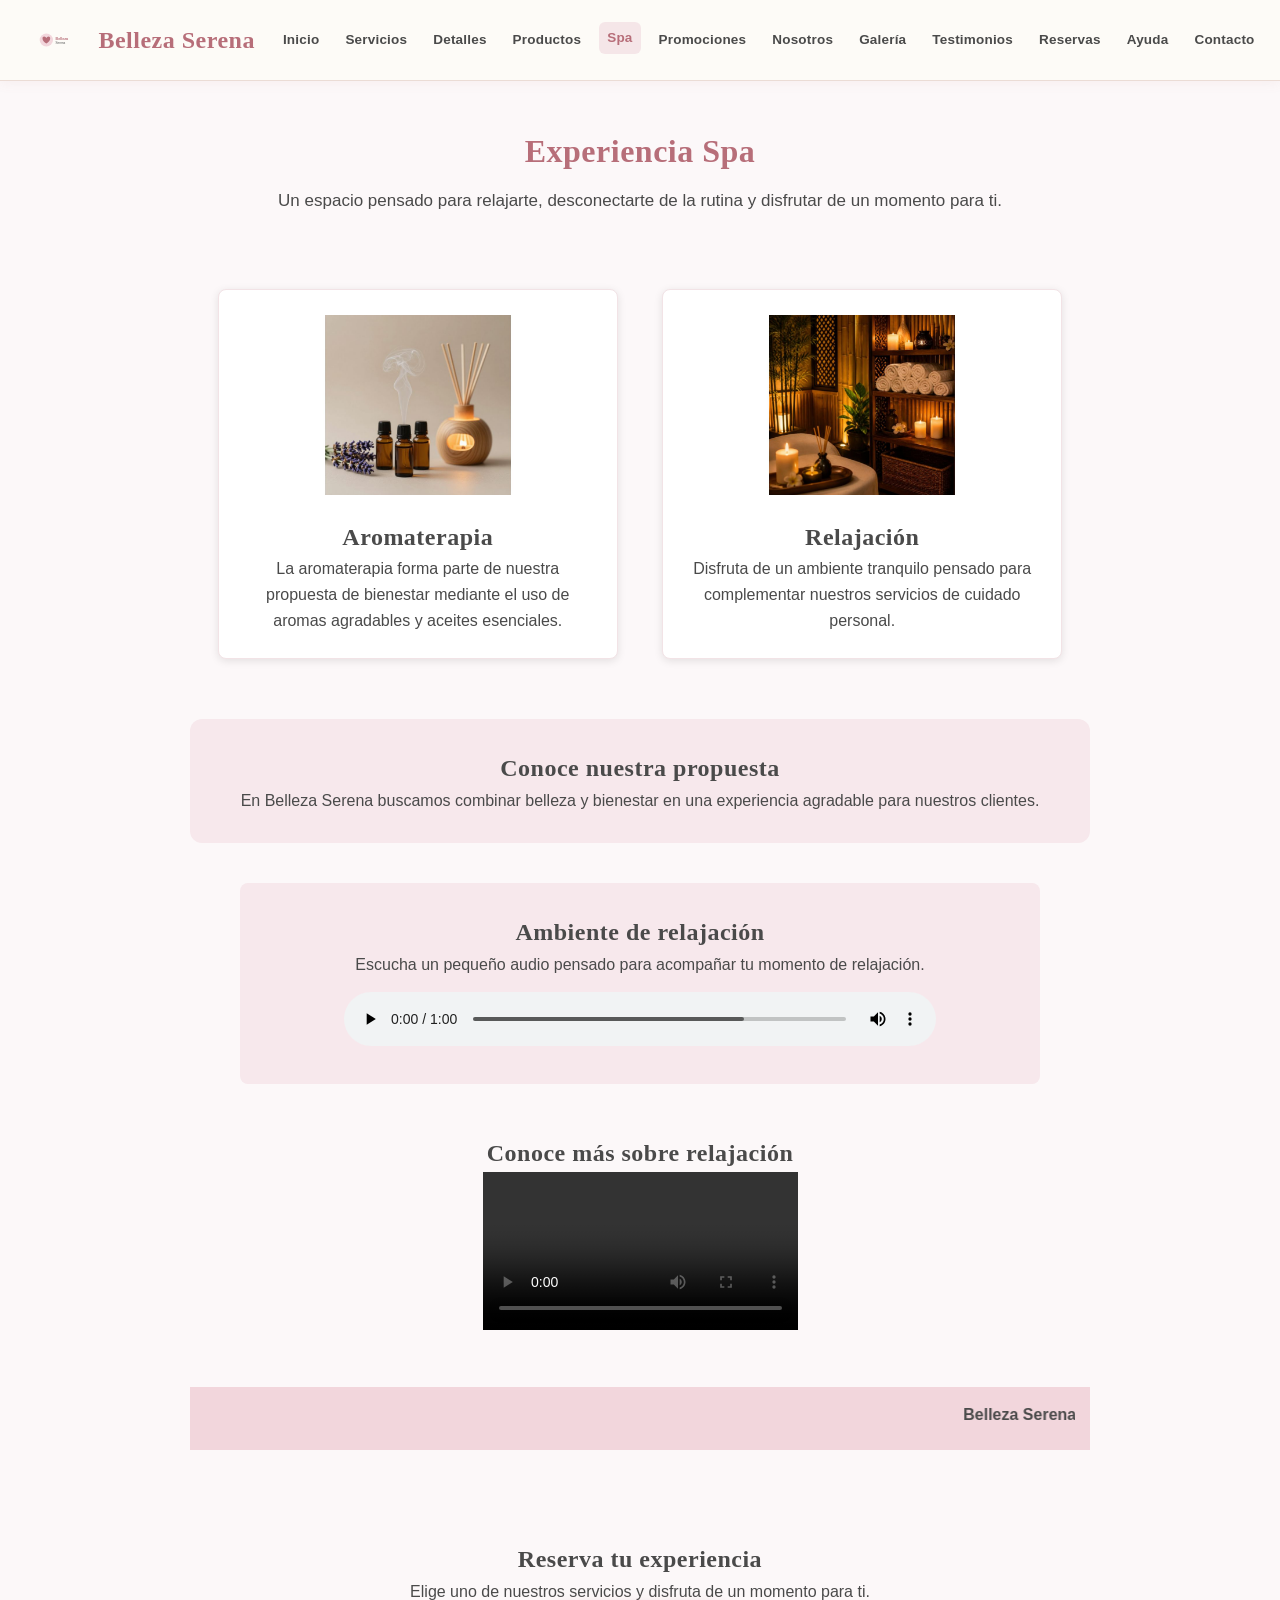
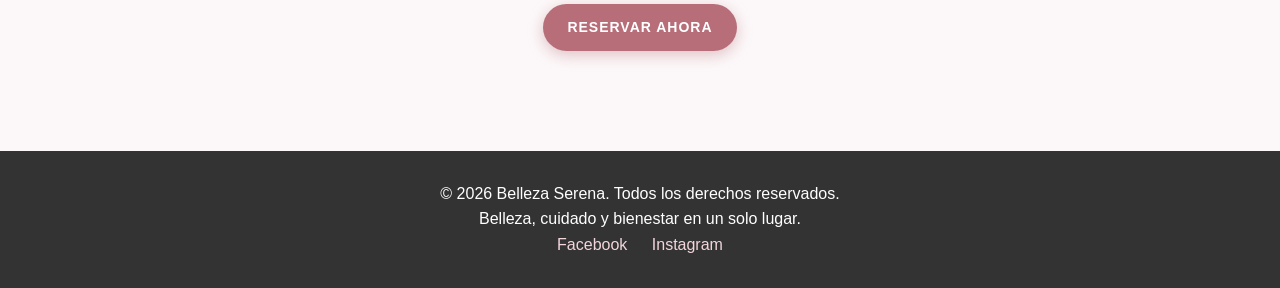
<file: public_html/spa.html>
<!DOCTYPE html>
<html lang="es">

<head>

    <meta charset="UTF-8">

    <meta name="viewport"
          content="width=device-width, initial-scale=1.0">

    <meta name="description"
          content="Spa y aromaterapia de Belleza Serena">

    <meta name="keywords"
          content="spa, aromaterapia, relajación, bienestar">

    <meta name="author"
          content="Equipo Belleza Serena">

    <title>Spa | Belleza Serena</title>

    <link rel="stylesheet"
          href="CSS/estilos.css">

</head>


<body>


<header class="encabezado">

    <div class="logo">

        <img src="IMG/logo.svg"
             alt="Logo de Belleza Serena">

        <h1>Belleza Serena</h1>

    </div>
    
    <button type="button"
        class="boton-menu-hamburguesa"
        aria-label="Abrir o cerrar menú de navegación"
        aria-expanded="false"
        onclick="toggleMenuResponsive()">
        ☰ Menú
        </button>


    <nav class="menu">

    <a href="index.html">Inicio</a>
    <a href="servicios.html">Servicios</a>
    <a href="servicios-detalle.html">Detalles</a>
    <a href="productos.html">Productos</a>
    <a href="spa.html" class="activo">Spa</a>
    <a href="promociones.html">Promociones</a>
    <a href="nosotros.html">Nosotros</a>
    <a href="galeria.html">Galería</a>
    <a href="testimonios.html">Testimonios</a>
    <a href="reservas.html">Reservas</a>
    <a href="ayuda.html">Ayuda</a>
    <a href="contacto.html">Contacto</a>
    <a href="reclamos.html">Reclamos</a>
    <a href="politicas.html">Políticas</a>

    </nav>

</header>


<main>


<section class="titulo-pagina">

    <h2>Experiencia Spa</h2>

    <p>
        Un espacio pensado para relajarte,
        desconectarte de la rutina y disfrutar
        de un momento para ti.
    </p>

</section>


<section class="spa-contenido">

    <article class="spa-info">

        <img src="IMG/aromaterapia-spa.jpg"
             alt="Aromaterapia"
             class="imagen-spa">

        <h2>Aromaterapia</h2>

        <p>
            La aromaterapia forma parte de nuestra
            propuesta de bienestar mediante el uso
            de aromas agradables y aceites esenciales.
        </p>

    </article>


    <article class="spa-info">

        <img src="IMG/relajacion-spa.jpg"
             alt="Masaje relajante"
             class="imagen-spa">

        <h2>Relajación</h2>

        <p>
            Disfruta de un ambiente tranquilo
            pensado para complementar nuestros
            servicios de cuidado personal.
        </p>

    </article>

</section>


<section class="informacion-spa">

    <h2>Conoce nuestra propuesta</h2>

    <p>
        En Belleza Serena buscamos combinar
        belleza y bienestar en una experiencia
        agradable para nuestros clientes.
    </p>

</section>
    
    <section class="audio-spa">
    <h2>Ambiente de relajación</h2>
    <p>Escucha un pequeño audio pensado para acompañar tu momento de relajación.</p>

    <audio controls>
        <source src="IMG/ambiente.mp3" type="audio/mpeg">
        Tu navegador no permite reproducir audio.
    </audio>
</section>


<section class="video-spa">

    <h2>Conoce más sobre relajación</h2>

    <video width="315" height="560" controls>
        <source src="mp4/spavideo.mp4" type="video/mp4">
        Tu navegador no soporta la reproducción de video.
    </video>

</section>


<section class="mensaje-movimiento">

    <marquee>
        Belleza Serena | Relajación | Aromaterapia |
        Cuidado personal | Bienestar
    </marquee>

</section>


<section class="llamada-accion">

    <h2>Reserva tu experiencia</h2>

    <p>
        Elige uno de nuestros servicios
        y disfruta de un momento para ti.
    </p>

    <a href="reservas.html"
       class="boton">
        Reservar ahora
    </a>

</section>


</main>


<footer class="pie">

    <p>
        &copy; 2026 Belleza Serena.
        Todos los derechos reservados.
    </p>

    <p>
        Belleza, cuidado y bienestar en un solo lugar.
    </p>


    <div class="redes">

        <a href="https://www.facebook.com/"
           target="_blank">
            Facebook
        </a>

        <a href="https://www.instagram.com/"
           target="_blank">
            Instagram
        </a>

    </div>

</footer>


</body>

</html>
</file>
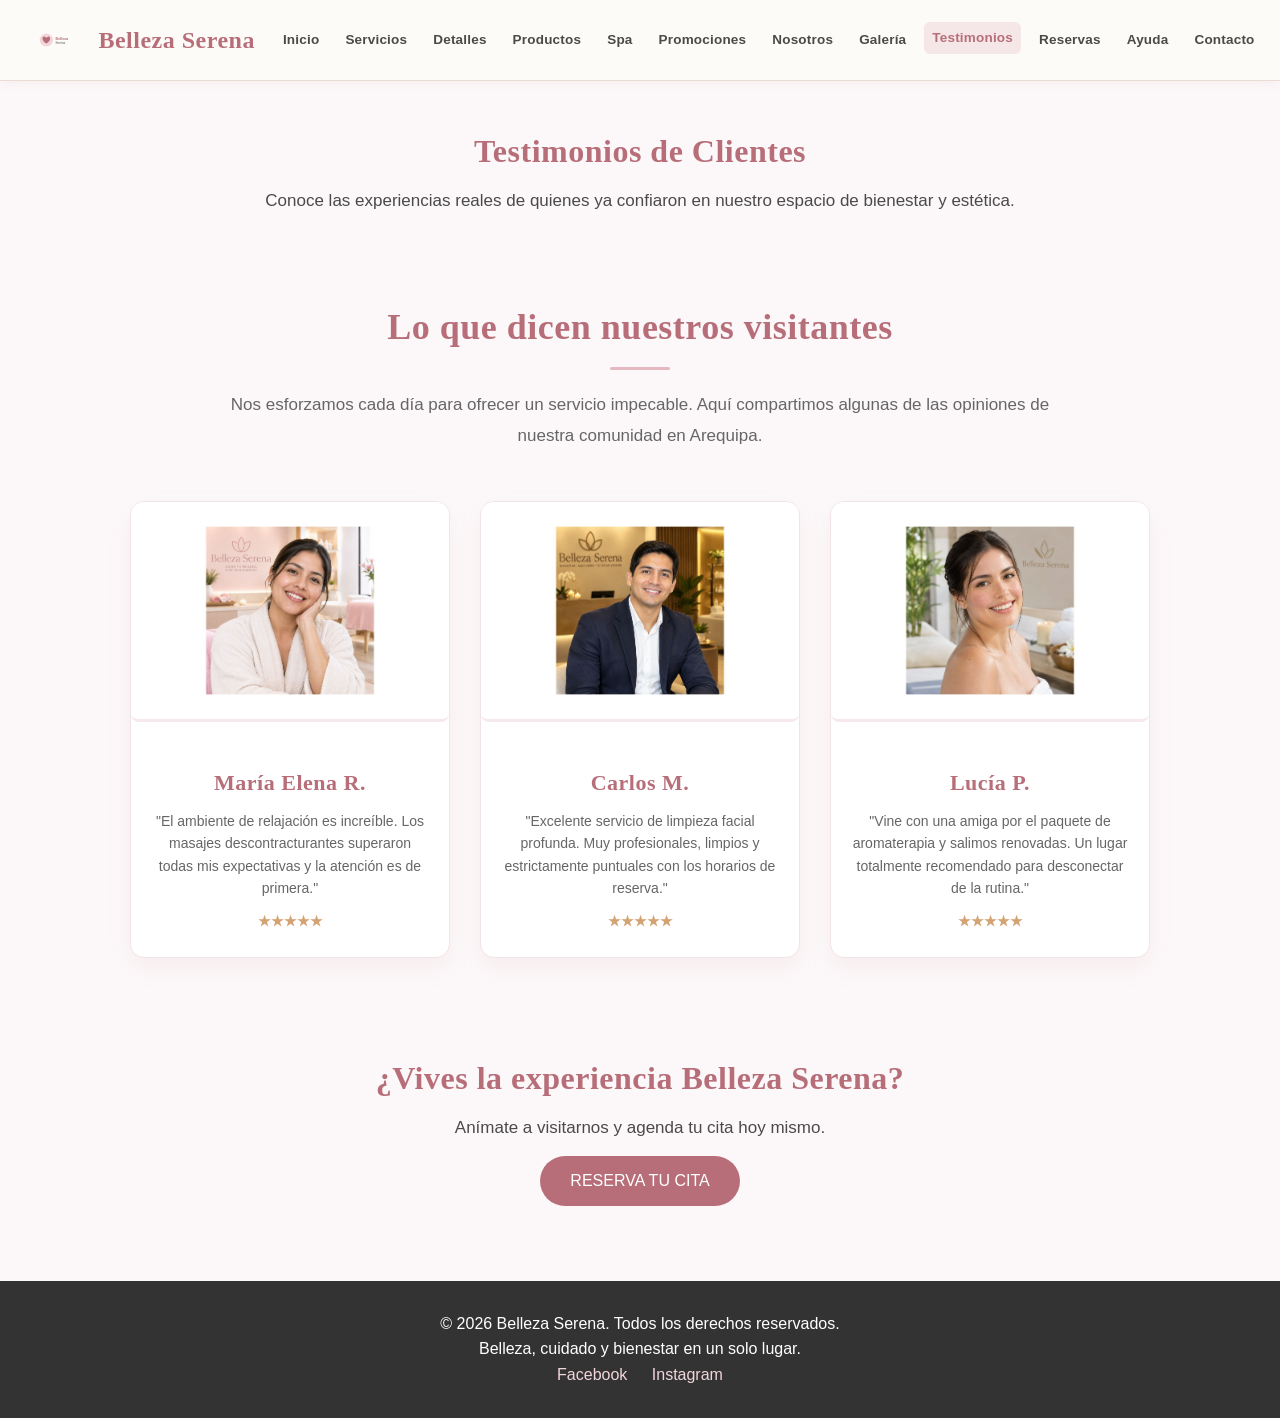
<file: public_html/testimonios.html>
<!DOCTYPE html>
<html lang="es">
    <head>
        <meta charset="UTF-8">
        <meta name="viewport" content="width=device-width, initial-scale=1.0">
        <meta name="description" content="Testimonios y opiniones de clientes satisfechos en Belleza Serena">
        <title>Testimonios | Belleza Serena</title>

        <link rel="stylesheet" href="CSS/estilos.css">
        
        <!-- Estilo local para el zoom suave y fluido de las imágenes en las tarjetas -->
        <style>
            .tarjeta img.icono-producto {
                transition: transform 0.4s ease-in-out;
            }
            .tarjeta img.icono-producto:hover {
                transform: scale(1.05);
            }
        </style>
    </head>

    <body>
        <header class="encabezado">
            <div class="logo">
                <img src="IMG/logo.svg" alt="Logo de Belleza Serena">
                <h1>Belleza Serena</h1>
            </div>
            
            <button type="button"
        class="boton-menu-hamburguesa"
        aria-label="Abrir o cerrar menú de navegación"
        aria-expanded="false"
        onclick="toggleMenuResponsive()">
        ☰ Menú
        </button>
            
            <nav class="menu">
    <a href="index.html">Inicio</a>
    <a href="servicios.html">Servicios</a>
    <a href="servicios-detalle.html">Detalles</a>
    <a href="productos.html">Productos</a>
    <a href="spa.html">Spa</a>
    <a href="promociones.html">Promociones</a>
    <a href="nosotros.html">Nosotros</a>
    <a href="galeria.html">Galería</a>
    <a href="testimonios.html" class="activo">Testimonios</a>
    <a href="reservas.html">Reservas</a>
    <a href="ayuda.html">Ayuda</a>
    <a href="contacto.html">Contacto</a>
    <a href="reclamos.html">Reclamos</a>
    <a href="politicas.html">Políticas</a>
            </nav>
        </header>

        <main>
            <section class="titulo-pagina">
                <h2>Testimonios de Clientes</h2>
                <p>Conoce las experiencias reales de quienes ya confiaron en nuestro espacio de bienestar y estética.</p>
            </section>

            <section class="presentacion">
                <h2>Lo que dicen nuestros visitantes</h2>
                <p>Nos esforzamos cada día para ofrecer un servicio impecable. Aquí compartimos algunas de las opiniones de nuestra comunidad en Arequipa.</p>
            </section>

            <section class="contenedor-servicios">
                <article class="tarjeta">
                    <img src="IMG/testimonio-maria.jpg" alt="Testimonio de María Elena" class="icono-producto">
                    <h3>María Elena R.</h3>
                    <p>"El ambiente de relajación es increíble. Los masajes descontracturantes superaron todas mis expectativas y la atención es de primera."</p>
                    <p style="color: #d4a373; font-weight: bold; margin-top: 10px;">★★★★★</p>
                </article>

                <article class="tarjeta">
                    <img src="IMG/testimonio-carlos.jpg" alt="Testimonio de Carlos M." class="icono-producto">
                    <h3>Carlos M.</h3>
                    <p>"Excelente servicio de limpieza facial profunda. Muy profesionales, limpios y estrictamente puntuales con los horarios de reserva."</p>
                    <p style="color: #d4a373; font-weight: bold; margin-top: 10px;">★★★★★</p>
                </article>

                <article class="tarjeta">
                    <img src="IMG/testimonio-lucia.jpg" alt="Testimonio de Lucía P." class="icono-producto">
                    <h3>Lucía P.</h3>
                    <p>"Vine con una amiga por el paquete de aromaterapia y salimos renovadas. Un lugar totalmente recomendado para desconectar de la rutina."</p>
                    <p style="color: #d4a373; font-weight: bold; margin-top: 10px;">★★★★★</p>
                </article>
            </section>

            <section class="titulo-pagina" style="margin-top: 40px;">
                <h2>¿Vives la experiencia Belleza Serena?</h2>
                <p>Anímate a visitarnos y agenda tu cita hoy mismo.</p>
                <a href="reservas.html" class="boton-formulario" style="display: inline-block; text-decoration: none; margin-top: 15px; padding: 12px 30px; border-radius: 25px;">RESERVA TU CITA</a>
            </section>
        </main>

        <footer class="pie">
            <p>&copy; 2026 Belleza Serena. Todos los derechos reservados.</p>
            <p>Belleza, cuidado y bienestar en un solo lugar.</p>
            <div class="redes">
                <a href="https://www.facebook.com/" target="_blank">Facebook</a>
                <a href="https://www.instagram.com/" target="_blank">Instagram</a>
            </div>
        </footer>

        <script src="JS/funciones.js"></script>
    </body>
</html>
</file>
<file: public_html/CSS/estilos.css>
/* =========================================
   1. CONFIGURACIÓN GENERAL Y FUENTES
   ========================================= */

*{
    box-sizing: border-box;
    margin: 0;
    padding: 0;
}

html, body {
    margin: 0 !important;
    padding: 0 !important;
    width: 100%;
    min-height: 100vh;
    font-family: 'Poppins', sans-serif;
    background-color: #faf4f0; 
    color: #4a4a4a;
    overflow-x: hidden;
    line-height: 1.6;
}

main {
    width: 100%;
    margin: 0;
    padding: 0;
}

h1, h2, h3 {
    font-family: 'Playfair Display', serif;
    letter-spacing: 0.5px;
}

img, object, video, iframe {
    max-width: 100%;
    height: auto;
}

/* =========================================
   2. ENCABEZADO Y NAVEGACIÓN (AJUSTADO PARA 14 PÁGINAS)
   ========================================= */

.encabezado {
    background-color: #fdfbf7; 
    padding: 15px 3%;
    border-bottom: 1px solid #ebdcd5;
    display: flex;
    justify-content: space-between; /* Distribuye el espacio entre el logo y el menú perfectamente */
    align-items: center;
    gap: 20px; 
    width: 100%;
    position: sticky;
    top: 0;
    z-index: 1000;
    box-shadow: 0 2px 12px rgba(183, 110, 121, 0.08);
}

.logo {
    display: flex;
    align-items: center;
    gap: 10px;
    flex-shrink: 0; /* Evita que el logo se deforme o comprima */
}

.logo img {
    width: 50px; 
    height: 50px;
    object-fit: contain;
    transition: transform 0.5s ease;
}

.logo img:hover {
    transform: scale(1.08);
}

.logo h1 {
    margin: 0;
    font-size: 24px; /* Ajustado ligeramente para dar espacio al menú */
    font-family: 'Playfair Display', serif;
    font-weight: 700;
    color: #b76e79;
    letter-spacing: 0.5px;
    white-space: nowrap;
}

.menu {
    display: flex;
    align-items: center;
    gap: 10px; /* Espacio optimizado para que entren los 14 enlaces de forma holgada */
    flex-wrap: nowrap;
}

.menu a {
    text-decoration: none;
    color: #4a4a4a;
    font-weight: 600; 
    font-size: 13.5px; /* Tamaño optimizado para que las 14 pestañas entren perfectamente en una sola línea */
    letter-spacing: 0.2px;
    white-space: nowrap;
    padding: 5px 8px;
    border-radius: 6px;
    transition: all 0.3s ease;
}

.menu a:hover, .menu a.activo {
    color: #b76e79;
    background-color: #f5e6e8; 
    transform: translateY(-2px);
}
/* =========================================
   3. BANNER PRINCIPAL (HERO FULL-WIDTH MEJORADO)
   ========================================= */
.banner {
    width: 100%;
    max-width: 100% !important; 
    min-height: 520px;
    margin: 0 !important; 
    
    
    background-color: #eedcd5;
    background-image: linear-gradient(rgba(40, 25, 30, 0.40), rgba(40, 25, 30, 0.45)), 
                      url("../IMG/portada.jpg");
    background-position: center center;
    background-size: cover;
    background-repeat: no-repeat;
    
    display: flex;
    justify-content: center;
    align-items: center;
    text-align: center;
    padding: 60px 20px;
    box-shadow: 0 4px 15px rgba(0, 0, 0, 0.08);
}

.banner-contenido {
    max-width: 850px;
    width: 100%;
    color: #ffffff;
    margin: 0 auto;
}

.banner-contenido h2 {
    font-family: 'Playfair Display', Georgia, serif;
    font-size: 44px;
    font-weight: 700;
    line-height: 1.25;
    margin-bottom: 18px;
    letter-spacing: 0.5px;
    text-shadow: 0 2px 10px rgba(0, 0, 0, 0.5);
}

.banner-contenido p {
    font-family: 'Poppins', sans-serif;
    font-size: 18px;
    line-height: 1.6;
    margin-bottom: 30px;
    font-weight: 300;
    color: #f7f7f7;
    text-shadow: 0 2px 8px rgba(0, 0, 0, 0.5);
}

@media screen and (max-width: 768px) {
    .banner {
        min-height: 420px;
        padding: 40px 15px;
    }

    .banner-contenido h2 {
        font-size: 30px;
        margin-bottom: 14px;
    }

    .banner-contenido p {
        font-size: 15px;
        margin-bottom: 22px;
    }
}

/* =========================================
   4. BOTONES Y ACCIONES
   ========================================= */

.boton, .boton-secundario {
    display: inline-block;
    padding: 12px 24px;
    text-decoration: none;
    border-radius: 25px;
    font-size: 14px;
    font-weight: 600;
    transition: all 0.3s cubic-bezier(0.25, 0.8, 0.25, 1);
    cursor: pointer;
    border: none;
}

.boton {
    background-color: #b76e79;
    color: white;
    text-transform: uppercase;
    letter-spacing: 1px;
    box-shadow: 0 4px 15px rgba(183, 110, 121, 0.4);
}

.boton:hover {
    background-color: #a05a65;
    transform: scale(1.05);
    box-shadow: 0 6px 20px rgba(183, 110, 121, 0.6);
}

.boton-secundario {
    background-color: #f2d6dc;
    color: #333333;
}

.boton-secundario:hover {
    background-color: #e6b8c1;
    transform: scale(1.03);
}

/* =========================================
   5. SECCIONES GENERALES Y TARJETAS
   ========================================= */

.presentacion {
    max-width: 900px;
    margin: 60px auto 40px;
    padding: 0 25px;
    text-align: center;
}

.presentacion h2, .titulo-pagina h2 {
    font-size: 34px;
    color: #b76e79;
    margin-bottom: 15px;
}

.contenedor-servicios, .lista-servicios, .lista-productos {
    display: flex;
    justify-content: center;
    flex-wrap: wrap;
    gap: 30px;
    max-width: 1100px;
    margin: 30px auto;
    padding: 0 20px;
}

.tarjeta, .servicio, .producto, .entrada-blog, .spa-info, .contacto-info {
    background-color: #ffffff;
    border-radius: 12px;
    padding: 20px;
    width: 300px;
    box-shadow: 0 5px 15px rgba(0,0,0,0.05);
    border: 1px solid #f2e3e6;
    text-align: center;
    transition: transform 0.4s ease, box-shadow 0.4s ease, background-color 0.3s ease;
}

.tarjeta:hover, .servicio:hover, .producto:hover, .entrada-blog:hover, .spa-info:hover {
    transform: translateY(-8px) scale(1.02);
    box-shadow: 0 12px 25px rgba(183, 110, 121, 0.2);
}

.tarjeta img, .servicio img, .producto img, .imagen-spa {
    width: 100%;
    height: 190px;
    object-fit: cover;
    border-radius: 8px;
    margin-bottom: 15px;
}

.precio {
    font-size: 20px;
    font-weight: bold;
    color: #b76e79;
    margin: 10px 0;
}

/* =========================================
   6. CONTENIDOS DESTACADOS, TABLAS Y MEDIA
   ========================================= */

.contenido-destacado, .informacion-spa, .audio-spa {
    max-width: 900px;
    margin: 40px auto;
    padding: 30px;
    text-align: center;
    background-color: #f7e8ec;
    border-radius: 12px;
}

.tabla-servicios, .tabla-productos, .horarios {
    width: 90%;
    max-width: 900px;
    margin: 40px auto;
    overflow-x: auto;
}

table {
    width: 100%;
    border-collapse: collapse;
    background-color: white;
    border-radius: 8px;
    overflow: hidden;
}

th, td {
    border: 1px solid #dddddd;
    padding: 12px;
    text-align: center;
}

th {
    background-color: #f2d6dc;
    font-weight: bold;
}

tr:hover {
    background-color: #fff0f3;
}

.mapa iframe {
    width: 100%;
    max-width: 800px;
    height: 350px;
    border-radius: 10px;
    border: none;
}

/* =========================================
   7. FORMULARIOS (RESERVAS Y CONTACTO)
   ========================================= */

.formulario-reserva, .formulario-contacto {
    width: 90%;
    max-width: 700px;
    margin: 40px auto;
}

.formulario-reserva form, .formulario-contacto form {
    background-color: white;
    padding: 30px;
    border-radius: 12px;
    box-shadow: 0 4px 15px rgba(0,0,0,0.06);
}

.formulario-reserva input, .formulario-reserva select, .formulario-reserva textarea,
.formulario-contacto input, .formulario-contacto textarea {
    width: 100%;
    padding: 12px;
    margin-top: 8px;
    margin-bottom: 15px;
    border: 1px solid #cccccc;
    border-radius: 6px;
    font-family: inherit;
}

.formulario-reserva input:focus, .formulario-contacto textarea:focus {
    border-color: #b76e79;
    outline: none;
}

/* =========================================
   8. ANIMACIONES CSS (@KEYFRAMES)
   ========================================= */

@keyframes slideInFromLeft {
    from {
        transform: translateX(-50px);
        opacity: 0;
    }
    to {
        transform: translateX(0);
        opacity: 1;
    }
}

.titulo-pagina h2 {
    animation: slideInFromLeft 1.2s ease-out;
}

@keyframes pulsoSuave {
    0% { transform: scale(1); }
    50% { transform: scale(1.01); background-color: #fce4ec; }
    100% { transform: scale(1); }
}

.contenido-destacado, .informacion-spa {
    animation: pulsoSuave 6s infinite ease-in-out;
}

/* =========================================
   9. DISEÑO RESPONSIVO (MEDIA QUERIES)
   ========================================= */

@media screen and (max-width: 900px) {
    .encabezado {
        flex-direction: column;
        gap: 15px;
        text-align: center;
    }

    .menu {
        flex-wrap: wrap;
        justify-content: center;
    }

    .tarjeta, .servicio, .producto, .spa-info, .entrada-blog, .contacto-info {
        width: 45%;
    }
}

@media screen and (max-width: 600px) {
    .tarjeta, .servicio, .producto, .spa-info, .entrada-blog, .contacto-info {
        width: 100%;
    }

    .banner-contenido h2 {
        font-size: 28px;
    }

    .banner-contenido p {
        font-size: 15px;
    }
}

/* =========================================
   10. PIE DE PÁGINA
   ========================================= */

.pie {
    background-color: #333333;
    color: white;
    text-align: center;
    padding: 30px 20px;
    margin-top: 50px;
}

.redes a {
    color: #f2d6dc;
    text-decoration: none;
    margin: 0 10px;
}

.redes a:hover {
    color: white;
    text-decoration: underline;
}

/* =========================================
   PAGINA DE SERVICIOS
   ========================================= */

.titulo-pagina {
    text-align: center;
    padding: 45px 20px 25px;
}

.titulo-pagina h2 {
    font-size: 32px;
    margin-bottom: 10px;
}

.titulo-pagina p {
    font-size: 17px;
}


.lista-servicios {
    width: 90%;
    max-width: 1000px;
    margin: 20px auto;
    text-align: center;
}


.servicio {
    display: inline-block;
    vertical-align: top;
    width: 29%;
    margin: 1%;
    padding: 20px;

    background-color: white;

    border-radius: 8px;

    box-shadow: 0 2px 8px rgba(0,0,0,0.10);

    transition: 0.3s;
}


.servicio img {
    width: 100%;
    height: 140px;
    object-fit: cover;
    border-radius: 6px;
}


.servicio h3 {
    margin-top: 15px;
}


.servicio:hover {
    transform: translateY(-5px);
}


.tabla-servicios {
    width: 90%;
    max-width: 900px;

    margin: 50px auto;

    text-align: center;
}


.tabla-servicios table {
    width: 100%;

    border-collapse: collapse;

    background-color: white;
}


.tabla-servicios th,
.tabla-servicios td {
    border: 1px solid #dddddd;
    padding: 12px;
    text-align: center;
}

.tabla-servicios th {
    background-color: #f2d6dc;
    font-weight: bold;
}

.tabla-servicios tr:hover {
    background-color: #fff0f3;
}


.llamada-accion {

    padding: 50px 20px;

    text-align: center;

}

.icono-servicio {

    width: 70px;
    height: 70px;

    margin: 10px auto;

    transition: 0.3s;
}


.icono-servicio:hover {

    transform: scale(1.15);

}

/* =========================================
   PAGINA DE PRODUCTOS
   ========================================= */


.lista-productos {

    width: 90%;

    max-width: 1000px;

    margin: 20px auto;

    text-align: center;

}


.producto {

    display: inline-block;

    vertical-align: top;

    width: 29%;

    margin: 1%;

    padding: 20px;

    background-color: white;

    border-radius: 8px;

    box-shadow: 0 2px 8px rgba(0,0,0,0.10);

    transition: 0.3s;

}


.producto:hover {

    transform: translateY(-5px);

}


.imagen-producto,
.producto img {
    width: 100%;
    max-width: 100%;
    height: 180px;
    object-fit: cover;
    border-radius: 6px;
    display: block;
    transition: 0.3s;
}

.imagen-producto:hover {
    transform: scale(1.05);
}

.icono-producto:hover {

    transform: scale(1.15);

}


.precio {

    font-size: 20px;

    font-weight: bold;

    color: #b76e79;

}


.tabla-productos {

    width: 90%;

    max-width: 900px;

    margin: 50px auto;

    text-align: center;

}


.tabla-productos table {

    width: 100%;

    border-collapse: collapse;

    background-color: white;

}


.tabla-productos th,
.tabla-productos td {
    border: 1px solid #dddddd;
    padding: 12px;
    text-align: center;
}

.tabla-productos th {
    background-color: #f2d6dc;
    font-weight: bold;
}

.tabla-productos tr:hover {
    background-color: #fff0f3;
}
/* =========================================
   PAGINA SPA
   ========================================= */


.spa-contenido {

    width: 90%;

    max-width: 1000px;

    margin: 30px auto;

    text-align: center;

}


.spa-info {

    display: inline-block;

    vertical-align: top;

    width: 40%;

    margin: 2%;

    padding: 25px;

    background-color: white;

    border-radius: 8px;

    box-shadow: 0 2px 8px rgba(0,0,0,0.10);

    transition: 0.3s;

}


.spa-info:hover {

    transform: translateY(-5px);

}


.informacion-spa {

    width: 85%;

    max-width: 900px;

    margin: 40px auto;

    padding: 30px;

    text-align: center;

    background-color: #f7e8ec;

}


.video-spa {

    text-align: center;

    margin: 50px auto;

}


.video-spa iframe {

    max-width: 90%;

    border: none;

}


.mensaje-movimiento {

    width: 90%;

    max-width: 900px;

    margin: 40px auto;

    padding: 15px;

    background-color: #f2d6dc;

    font-weight: bold;

}
/* =========================================
   FORMULARIO DE RESERVAS
   ========================================= */


.formulario-reserva {

    width: 90%;

    max-width: 750px;

    margin: 30px auto;

}


.formulario-reserva form {

    background-color: white;

    padding: 30px;

    border-radius: 8px;

    box-shadow: 0 2px 8px rgba(0,0,0,0.10);

}


.formulario-reserva fieldset {

    border: 1px solid #dddddd;

    padding: 20px;

    margin-bottom: 20px;

}


.formulario-reserva legend {

    font-weight: bold;

    padding: 0 10px;

    color: #b76e79;

}


.formulario-reserva label {

    display: block;

    margin-top: 12px;

    margin-bottom: 5px;

    font-weight: bold;

}


.formulario-reserva input,
.formulario-reserva select,
.formulario-reserva textarea {

    width: 100%;

    padding: 10px;

    border: 1px solid #cccccc;

    border-radius: 5px;

    font-family: Arial, sans-serif;

}


.formulario-reserva textarea {

    height: 100px;

    resize: vertical;

}


.formulario-reserva input:focus,
.formulario-reserva select:focus,
.formulario-reserva textarea:focus {

    border-color: #b76e79;

    outline: none;

}


.checkbox {

    font-weight: normal !important;

}


.checkbox input {

    width: auto;

}


.boton-formulario,
.boton-limpiar {

    padding: 12px 22px;

    border: none;

    border-radius: 5px;

    cursor: pointer;

    margin-top: 10px;

}


.boton-formulario {

    background-color: #b76e79;

    color: white;

}


.boton-formulario:hover {

    opacity: 0.8;

}


.boton-limpiar {

    background-color: #dddddd;

    color: #333333;

    margin-left: 8px;

}


.boton-limpiar:hover {

    background-color: #cccccc;

}


.informacion-reserva {

    width: 85%;

    max-width: 800px;

    margin: 40px auto;

    padding: 25px;

    text-align: center;

    background-color: #f7e8ec;

}
/* =========================================
   PAGINA DE CONTACTO
   ========================================= */


.datos-contacto {

    width: 90%;

    max-width: 900px;

    margin: 30px auto;

    text-align: center;

}


.contacto-info {

    display: inline-block;

    vertical-align: top;

    width: 40%;

    margin: 2%;

    padding: 25px;

    background-color: white;

    border-radius: 8px;

    box-shadow: 0 2px 8px rgba(0,0,0,0.10);

    transition: 0.3s;

}


.contacto-info:hover {

    transform: translateY(-5px);

}


.formulario-contacto {

    width: 90%;

    max-width: 700px;

    margin: 40px auto;

}


.formulario-contacto form {

    padding: 30px;

    background-color: white;

    border-radius: 8px;

    box-shadow: 0 2px 8px rgba(0,0,0,0.10);

}


.formulario-contacto label {

    display: block;

    margin-top: 15px;

    margin-bottom: 5px;

    font-weight: bold;

}


.formulario-contacto input,
.formulario-contacto textarea {

    width: 100%;

    padding: 10px;

    border: 1px solid #cccccc;

    border-radius: 5px;

}


.formulario-contacto textarea {

    height: 120px;

    resize: vertical;

}


.formulario-contacto input:focus,
.formulario-contacto textarea:focus {

    border-color: #b76e79;

    outline: none;

}


.formulario-contacto .boton-formulario {

    margin-top: 15px;

}
.icono-servicio {
    display: none !important;
}
.imagen-spa {
    width: 100%;
    height: 180px;
    object-fit: cover;
    border-radius: 6px;
    margin-bottom: 15px;
}
/* BLOG */

.blog {
    width: 90%;
    max-width: 1000px;
    margin: 50px auto;
    text-align: center;
}

.entrada-blog {
    display: inline-block;
    vertical-align: top;
    width: 42%;
    margin: 2%;
    padding: 25px;
    background-color: white;
    border-radius: 8px;
    box-shadow: 0 2px 8px rgba(0,0,0,0.10);
    transition: 0.3s;
}

.entrada-blog:hover {
    transform: translateY(-5px);
}

.entrada-blog h3 {
    color: #b76e79;
}

.audio-spa {
    width: 90%;
    max-width: 800px;
    margin: 40px auto;
    padding: 30px;
    text-align: center;
    background-color: #f7e8ec;
    border-radius: 8px;
}

.audio-spa audio {
    width: 80%;
    margin-top: 15px;
}

.mapa {
    width: 90%;
    max-width: 900px;
    margin: 50px auto;
    text-align: center;
}

.mapa iframe {
    width: 100%;
    max-width: 700px;
    height: 350px;
    border: none;
    border-radius: 8px;
}

.formulario-reserva input:hover,
.formulario-reserva select:hover,
.formulario-reserva textarea:hover {
    border-color: #b76e79;
}

.formulario-contacto input:hover,
.formulario-contacto textarea:hover {
    border-color: #b76e79;
}
.horarios {
    width: 90%;
    max-width: 700px;
    margin: 40px auto;
    text-align: center;
}

.horarios table {
    width: 100%;
    border-collapse: collapse;
    background-color: white;
}

.horarios th,
.horarios td {
    border: 1px solid #dddddd;
    padding: 12px;
}

.horarios th {
    background-color: #f2d6dc;
}

.horarios tr:hover {
    background-color: #fff0f3;
}

/* =========================================
   BLOQUE 1: ANIMACIONES, TRANSICIONES Y TRANSFORMACIONES CSS
   ========================================= */

/* 1. Animación por Deslizamiento (Slide-in) para títulos principales */
@keyframes slideInFromLeft {
    from {
        transform: translateX(-100%);
        opacity: 0;
    }
    to {
        transform: translateX(0);
        opacity: 1;
    }
}

.titulo-pagina h2 {
    animation-duration: 1.5s;
    animation-name: slideInFromLeft;
}


@keyframes pulsoSuave {
    0% { transform: scale(1); }
    50% { transform: scale(1.03); background-color: #fce4ec; }
    100% { transform: scale(1); }
}

.contenido-destacado, .informacion-spa {
    animation: pulsoSuave 4s infinite;
}


.mensaje-movimiento marquee {
    animation-duration: 10s;
    animation-iteration-count: infinite;
    animation-direction: alternate;
}


.tarjeta, .servicio, .producto, .spa-info, .entrada-blog {
    transition-property: transform, box-shadow, background-color;
    transition-duration: 0.4s, 0.4s, 0.3s;
    transition-timing-function: ease-in-out;
}


.tarjeta:hover, .servicio:hover, .producto:hover, .spa-info:hover {
    transform: translateY(-8px) scale(1.02); 
    box-shadow: 0 12px 25px rgba(183, 110, 121, 0.25);
}


.boton {
    transition: all 0.3s cubic-bezier(0.25, 0.8, 0.25, 1);
}

.boton:hover {
    transform: scale(1.05);
}


.logo img {
    transition: transform 0.6s ease;
}

.logo img:hover {
    transform: rotate(360deg);
}


.imagen-spa {
    transition: transform 0.4s ease;
}

.spa-info:hover .imagen-spa {
    transform: skewX(-2deg); 
}

.menu a {
    transition: transform 0.3s ease, color 0.3s ease;
}

.menu a:hover {
    transform: translateY(-2px); 
}

/* =========================================
   BLOQUE 2: DISEÑO WEB RESPONSIVO (MEDIA QUERIES)
   ========================================= */

/* 1. Imágenes y medios responsivos globales (Ajuste automático al 100%) */
img, object, video {
    max-width: 100%;
    height: auto;
}

/* 2. Pantallas Medianas / Tablets (Ancho máximo de 900px) */
@media screen and (max-width: 900px) {
    .encabezado {
        padding: 15px 20px;
        flex-direction: column;
        gap: 15px;
        text-align: center;
    }

    .menu {
        flex-wrap: wrap;
        justify-content: center;
        gap: 15px;
    }

    
    .tarjeta, .servicio, .producto, .spa-info, .entrada-blog, .contacto-info {
        width: 45%;
        margin: 2%;
    }
}

/* 3. Pantallas Pequeñas / Celulares (Ancho máximo de 600px) */
@media screen and (max-width: 600px) {
    .encabezado {
        padding: 10px;
    }

    .logo h1 {
        font-size: 20px;
    }

    .menu {
        gap: 10px;
    }

    .menu a {
        font-size: 13px;
    }

    
    .tarjeta, .servicio, .producto, .spa-info, .entrada-blog, .contacto-info {
        width: 96%;
        margin: 2% auto;
        display: block;
    }

    .banner-contenido h2 {
        font-size: 28px;
    }

    .banner-contenido p {
        font-size: 15px;
    }
}

/* =========================================
   MEJORAS ESTÉTICAS PROFESIONALES
   ========================================= */



body {
    font-family: 'Poppins', sans-serif;    
    background-color: #fcf8f9; 
    color: #4a4a4a;
}

h1, h2, h3 {
    font-family: 'Playfair Display', serif;
    letter-spacing: 0.5px;
}

.banner {
    width: 100%;
    min-height: 520px;
    background: linear-gradient(rgba(0, 0, 0, 0.35), rgba(0, 0, 0, 0.45)), 
                url("../IMG/portada.jpg") center/cover no-repeat;
    display: flex;
    justify-content: center;
    align-items: center;
    text-align: center;
    padding: 0 20px;
    box-shadow: 0 4px 15px rgba(0,0,0,0.1);
}

.banner-contenido h2 {
    font-size: 46px;
    font-weight: 700;
    color: #ffffff;
    margin-bottom: 18px;
    text-shadow: 0 2px 10px rgba(0,0,0,0.6);
}

.banner-contenido p {
    font-size: 20px;
    font-weight: 300;
    color: #f3f3f3;
    margin-bottom: 35px;
}


.presentacion {
    max-width: 900px;
    margin: 60px auto 40px;
    padding: 0 25px;
    text-align: center;
}

.presentacion h2 {
    font-size: 36px;
    color: #b76e79; 
    margin-bottom: 20px;
    position: relative;
    display: inline-block;
}

.presentacion h2::after {
    content: '';
    display: block;
    width: 60px;
    height: 3px;
    background-color: #e6b8c1;
    margin: 10px auto 0;
    border-radius: 2px;
}

.presentacion p {
    font-size: 17px;
    line-height: 1.8;
    color: #666666;
}

.destacados h2 {
    font-size: 34px;
    color: #333333;
    margin-bottom: 35px;
    text-align: center;
}

.contenedor-servicios {
    display: flex;
    justify-content: center;
    gap: 30px;
    flex-wrap: wrap;
    max-width: 1100px;
    margin: 0 auto;
    padding: 10px;
}

.tarjeta {
    background: #ffffff;
    border-radius: 14px;
    overflow: hidden;
    width: 320px;
    box-shadow: 0 10px 25px rgba(183, 110, 121, 0.08); /* Sombra elegante rosa suave */
    border: 1px solid #f2e3e6;
    transition: all 0.4s ease;
    text-align: center;
    padding: 0 0 25px 0;
}

.tarjeta:hover {
    transform: translateY(-10px);
    box-shadow: 0 15px 35px rgba(183, 110, 121, 0.2);
}

.tarjeta img {
    width: 100%;
    height: 220px;
    object-fit: cover;
    border-bottom: 3px solid #f7e8ec;
}

.tarjeta h3 {
    font-size: 22px;
    color: #b76e79;
    margin: 20px 0 10px;
}

.tarjeta p {
    font-size: 14px;
    color: #666;
    padding: 0 20px;
    line-height: 1.6;
}
/* =========================================
   ESTILOS UNIFICADOS Y ANIMACIONES GLOBALES
   ========================================= */

/* --- 1. BLOQUES ENMARCADOS CON ANIMACIÓN DE RESPIRACIÓN --- */
@keyframes latidoBox {
    0% {
        transform: scale(1);
        box-shadow: 0 4px 10px rgba(0, 0, 0, 0.02);
    }
    50% {
        transform: scale(1.01);
        box-shadow: 0 6px 20px rgba(212, 163, 115, 0.15);
    }
    100% {
        transform: scale(1);
        box-shadow: 0 4px 10px rgba(0, 0, 0, 0.02);
    }
}

.caja-politica-color {
    background-color: #fceeee;
    border: 1px solid #f2d6d6;
    border-radius: 15px;
    padding: 30px;
    margin: 25px auto;
    max-width: 800px;
    text-align: left;
    animation: latidoBox 4s infinite ease-in-out;
}

.caja-politica-color h2 {
    color: #6b4f4f;
    font-size: 1.25rem;
    margin-bottom: 12px;
    border-bottom: 2px solid #ecd0d0;
    padding-bottom: 8px;
}

.caja-politica-color p, 
.caja-politica-color ul {
    color: #555;
    font-size: 0.95rem;
    line-height: 1.7;
}

.caja-politica-color ul {
    margin-top: 10px;
    padding-left: 20px;
}

.caja-politica-color li {
    margin-bottom: 8px;
}

/* --- 2. UNIFICACIÓN DE TARJETAS E IMÁGENES (MISMO TIEMPO Y FLUIDEZ) --- */
.tarjeta, .servicio, .producto, .spa-info, .entrada-blog {
    transition: transform 0.4s ease-in-out, box-shadow 0.4s ease-in-out;
}

/* Zoom suave idéntico en todas las imágenes de tarjetas y productos (0.4s) */
.tarjeta img, 
.servicio img, 
.producto img, 
.spa-info img, 
.entrada-blog img,
.icono-producto {
    transition: transform 0.4s ease-in-out !important;
}

.tarjeta:hover img, 
.servicio:hover img, 
.producto:hover img, 
.spa-info:hover img, 
.entrada-blog:hover img,
.icono-producto:hover {
    transform: scale(1.05);
}

.grid-beneficios {
    display: grid;
    grid-template-columns: repeat(3, 1fr);
    gap: 25px;
    max-width: 1100px;
    margin: 30px auto;
    padding: 0 20px;
}

.grid-beneficios .tarjeta {
    width: 100%;
}

@media screen and (max-width: 900px) {
    .grid-beneficios {
        grid-template-columns: repeat(2, 1fr);
    }
}

@media screen and (max-width: 600px) {
    .grid-beneficios {
        grid-template-columns: 1fr;
    }
}

.gestion-catalogo-js {
    max-width: 900px;
    margin: 30px auto;
    padding: 20px;
    text-align: center;
}

.gestion-catalogo-js button {
    background-color: #b56576;
    color: #ffffff;
    border: none;
    padding: 10px 16px;
    margin: 5px;
    border-radius: 20px;
    cursor: pointer;
    font-size: 0.95rem;
}

.gestion-catalogo-js button:hover {
    background-color: #8c2d2d;
}

@media screen and (max-width: 768px) {
    .menu.responsive {
        display: flex;
        flex-direction: column;
        gap: 8px;
    }
}

.gestion-catalogo-js {
    max-width: 960px;
    margin: 40px auto;
    padding: 25px;
    background-color: #fffafa;
    border: 1px solid #ead6d6;
    border-radius: 12px;
    text-align: center;
}

.subtitulo-cotizador {
    color: #6b4c4c;
    margin-bottom: 20px;
}

.barra-herramientas-catalogo {
    display: flex;
    flex-wrap: wrap;
    justify-content: center;
    gap: 10px;
    margin-bottom: 20px;
}

.barra-herramientas-catalogo button,
#btn-confirmar-cotizacion {
    background-color: #b56576;
    color: #ffffff;
    border: none;
    padding: 10px 18px;
    border-radius: 22px;
    cursor: pointer;
    font-size: 0.92rem;
    transition: background-color 0.2s ease;
}

.barra-herramientas-catalogo button:hover,
#btn-confirmar-cotizacion:hover {
    background-color: #8c2d2d;
}

#btn-confirmar-cotizacion:disabled {
    background-color: #cccccc;
    cursor: not-allowed;
}

.titulo-tabla-dinamica {
    color: #5a3e3e;
    margin: 15px 0 10px 0;
}

.tabla-spa-profesional {
    width: 100%;
    border-collapse: collapse;
    margin-bottom: 25px;
    background-color: #ffffff;
}

.tabla-spa-profesional th {
    background-color: #f3e6e6;
    color: #5a3e3e;
    padding: 10px;
    border: 1px solid #e2caca;
}

.tabla-spa-profesional td {
    padding: 10px;
    border: 1px solid #eee0e0;
    color: #4a3535;
}

.btn-fila-seleccionar {
    background-color: #f3e6e6;
    color: #5a3e3e;
    border: 1px solid #cfaaaa;
    padding: 5px 12px;
    border-radius: 14px;
    cursor: pointer;
}

.btn-fila-seleccionar:hover:not(:disabled) {
    background-color: #b56576;
    color: #ffffff;
}

.badge-agotado {
    background-color: #f8d7da;
    color: #842029;
    padding: 3px 8px;
    border-radius: 10px;
    font-size: 0.85rem;
    font-weight: bold;
}

.panel-cotizador-profesional {
    background-color: #ffffff;
    border: 1px solid #e5cfcf;
    border-radius: 10px;
    padding: 20px;
    text-align: left;
}

.panel-cotizador-profesional h3 {
    color: #5a3e3e;
    text-align: center;
    margin-top: 0;
}

.fila-formulario {
    display: grid;
    grid-template-columns: 2fr 1fr 1fr;
    gap: 15px;
    margin-bottom: 15px;
}

.campo-grupo {
    display: flex;
    flex-direction: column;
}

.campo-grupo label {
    font-weight: bold;
    color: #5a3e3e;
    margin-bottom: 5px;
    font-size: 0.9rem;
}

.campo-grupo select,
.campo-grupo input {
    padding: 9px 12px;
    border: 1px solid #cfaaaa;
    border-radius: 6px;
    font-size: 0.95rem;
    color: #3d2b2b;
}

.campo-grupo input[readonly] {
    background-color: #f7efef;
    font-weight: bold;
    color: #6b4c4c;
    cursor: not-allowed;
}

.campo-grupo small {
    color: #7a5c5c;
    margin-top: 4px;
    font-size: 0.8rem;
}

.aviso-validacion {
    background-color: #fdecea;
    color: #8c2d2d;
    border: 1px solid #e0a8a8;
    padding: 10px 14px;
    border-radius: 6px;
    margin-bottom: 12px;
    font-size: 0.9rem;
}

.tarjeta-comprobante-cotizacion {
    background-color: #faf2f2;
    border: 1px solid #d4b5b5;
    padding: 18px;
    border-radius: 8px;
    margin-top: 18px;
}

.tarjeta-comprobante-cotizacion h4 {
    color: #5a3e3e;
    margin: 0 0 10px 0;
}

.total-cotizacion {
    color: #8c2d2d;
    font-size: 1.15rem;
    margin: 12px 0;
}

@media screen and (max-width: 768px) {
    .fila-formulario {
        grid-template-columns: 1fr;
    }

    .menu.responsive {
        display: flex;
        flex-direction: column;
        gap: 8px;
    }
}

.boton-menu-hamburguesa {
    display: none;
    background-color: #b56576;
    color: #ffffff;
    border: none;
    padding: 8px 14px;
    border-radius: 8px;
    font-size: 0.95rem;
    cursor: pointer;
}

.boton-menu-hamburguesa:hover {
    background-color: #8c2d2d;
}

@media screen and (max-width: 768px) {
    .encabezado {
        position: relative;
        flex-wrap: wrap;
    }

    .boton-menu-hamburguesa {
        display: inline-block;
    }

    .menu {
        display: none;
        width: 100%;
        flex-direction: column;
        gap: 6px;
        margin-top: 12px;
        padding: 12px;
        background-color: #fffafa;
        border: 1px solid #ead6d6;
        border-radius: 10px;
    }

    .menu.responsive {
        display: flex;
    }

    .menu a {
        padding: 8px 12px;
        border-radius: 6px;
    }
}
</file>
